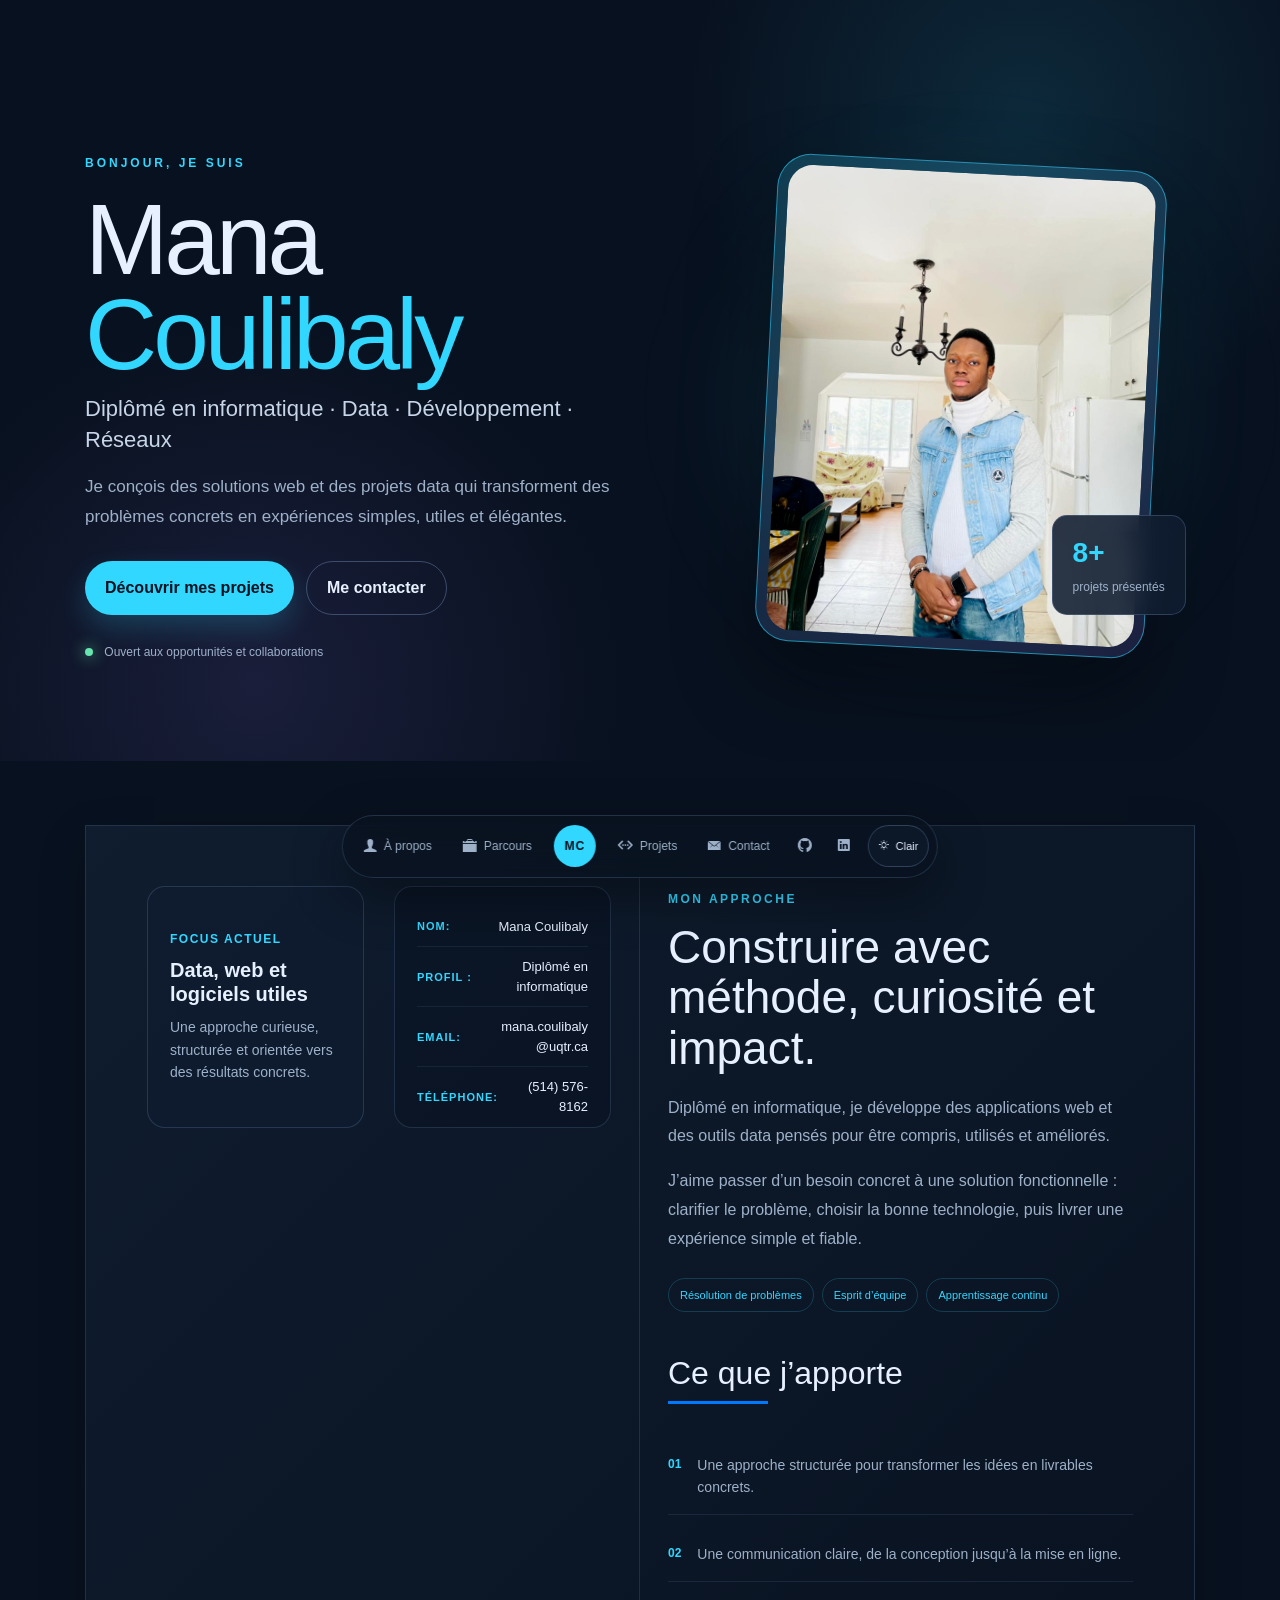
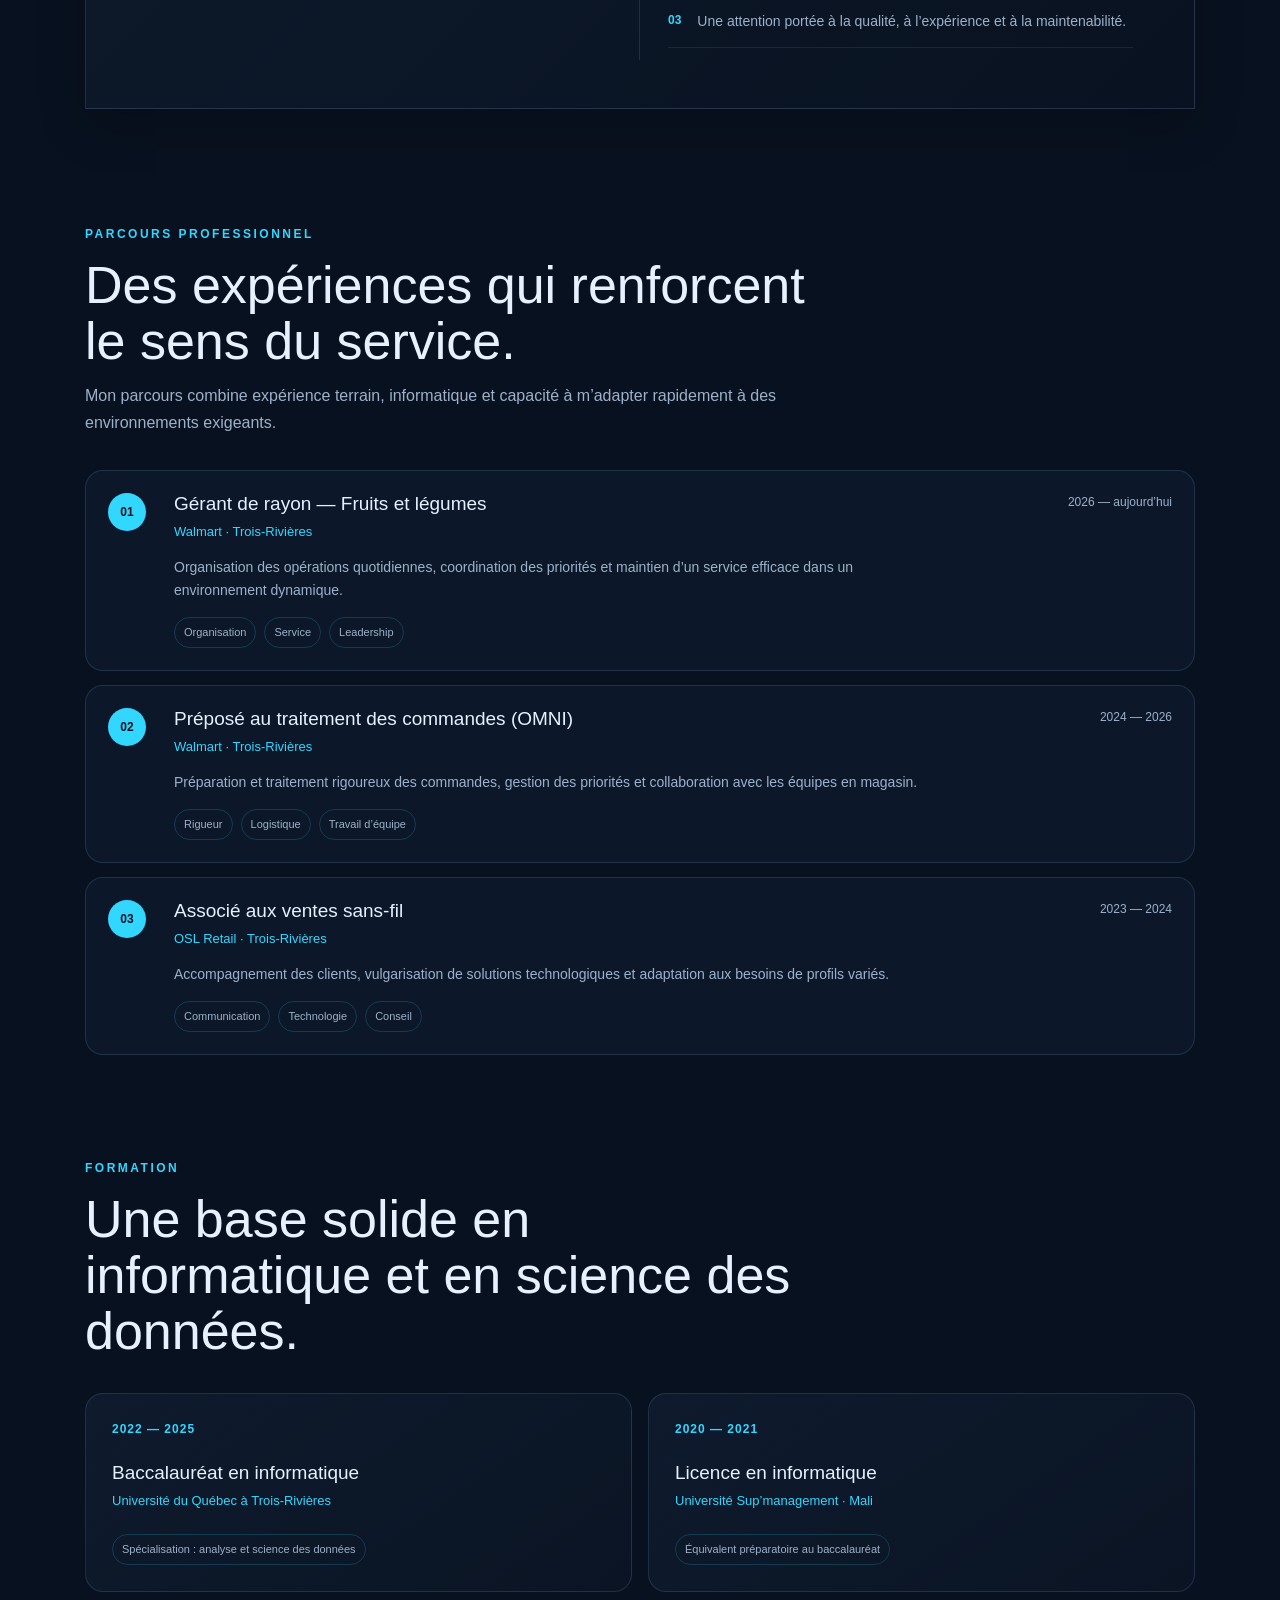
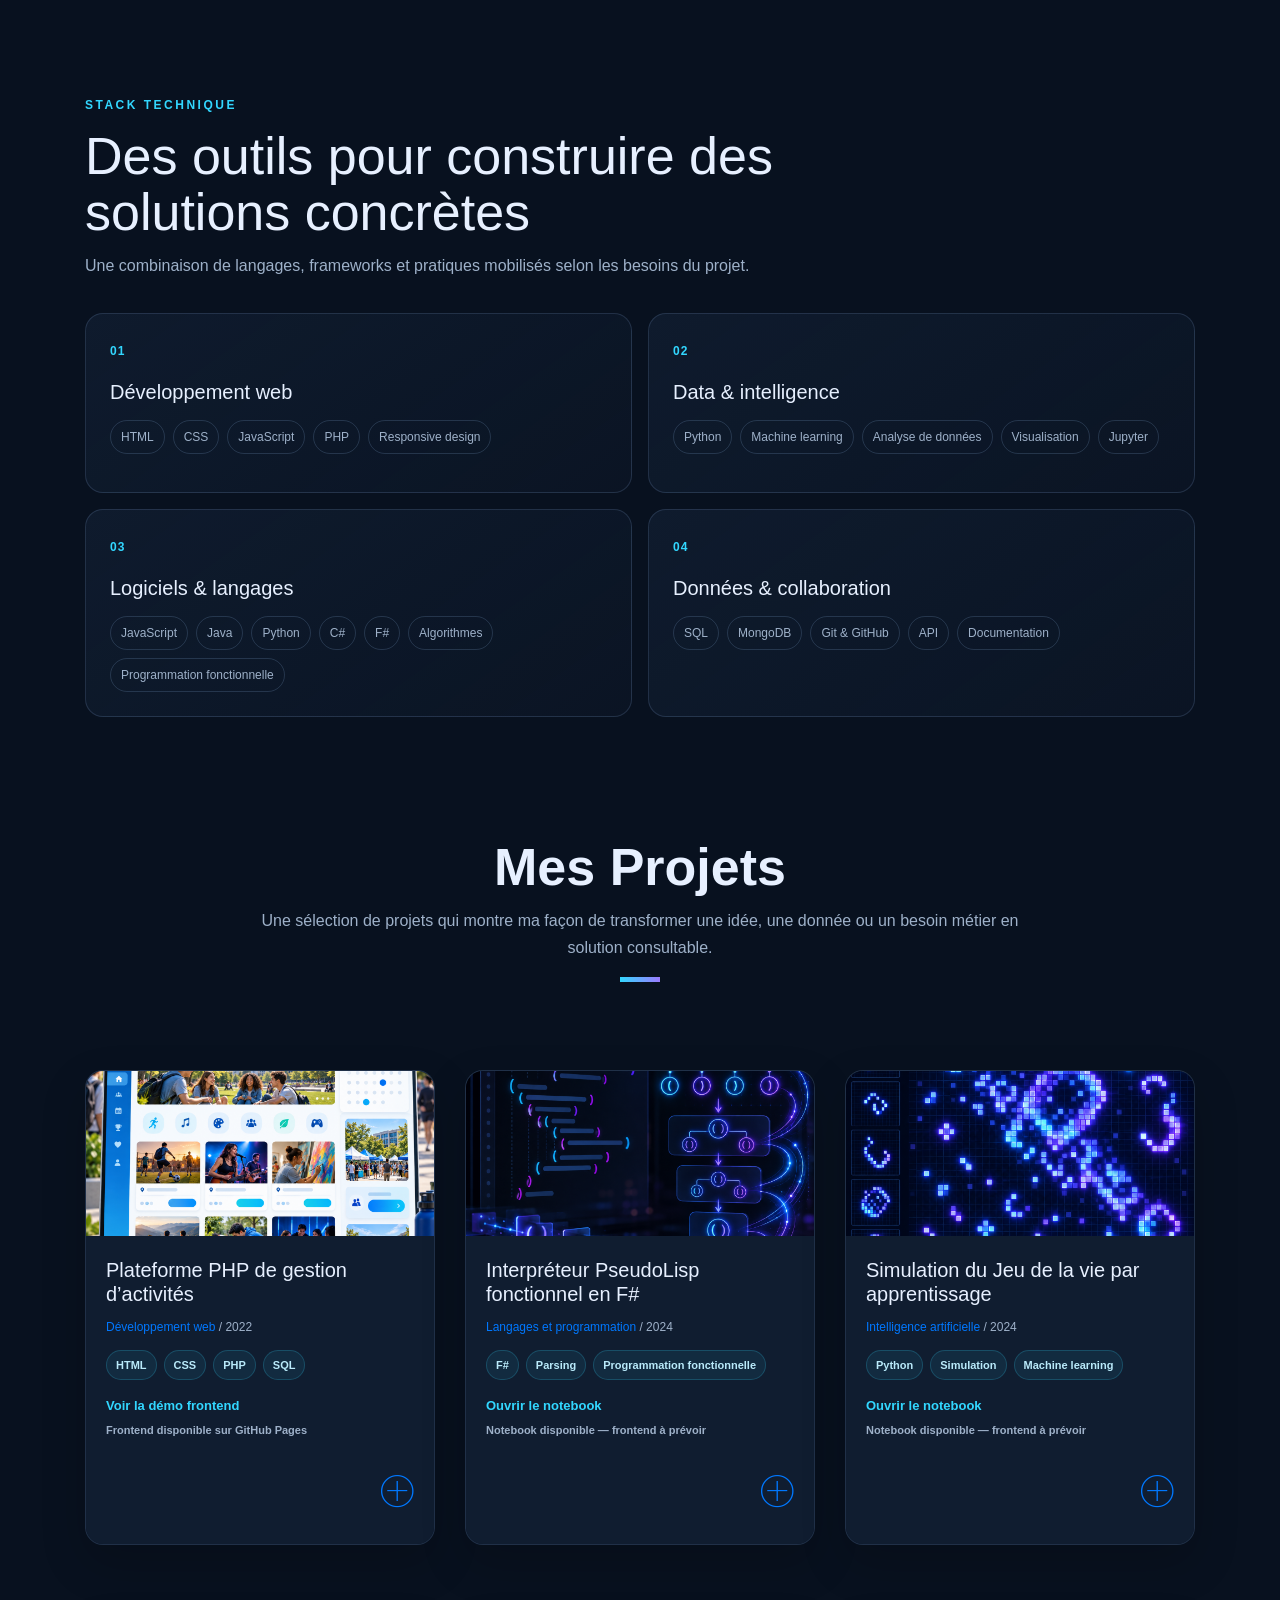
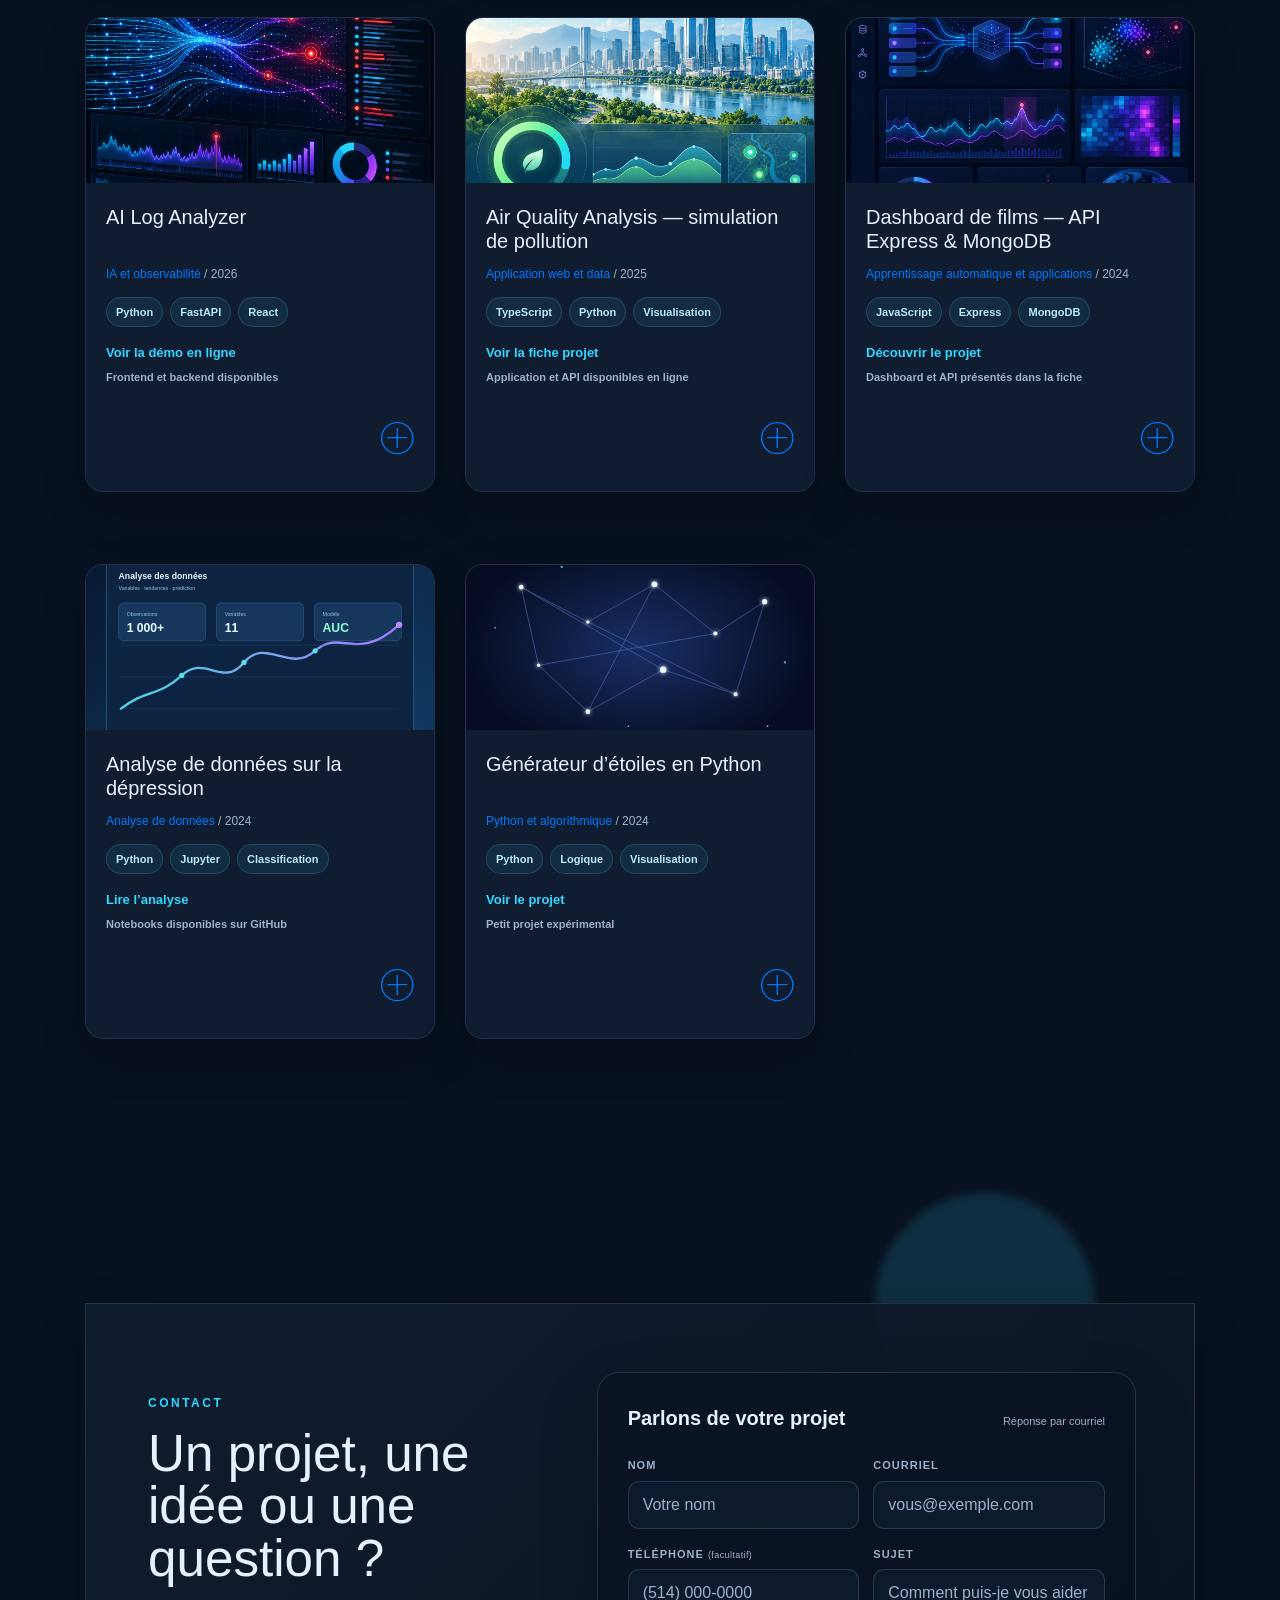
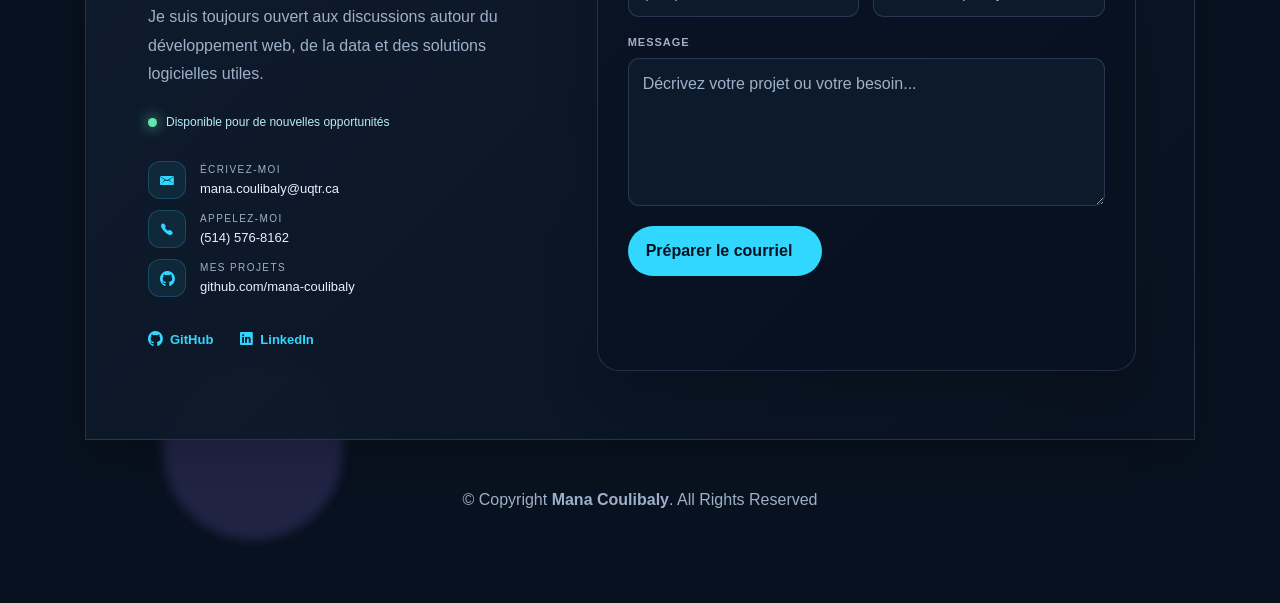
<file: index.html>
<!DOCTYPE html>
<html lang="fr">
<head>
  <meta charset="utf-8">
<!--   <meta http-equiv="refresh" content="0; url=/portfolio/"> -->
  <title>Mana | Portfolio</title>
  <meta content="width=device-width, initial-scale=1.0" name="viewport">
  <meta content="Mana Coulibaly, développeur, informatique, Python, JavaScript, data science, réseaux" name="keywords">
  <meta content="Portfolio de Mana Coulibaly, diplômé en informatique spécialisé en développement logiciel, data et réseaux." name="description">

  <!-- Favicons -->
  <link href="img/MC-favicon.jpg" rel="icon">
  <link href="img/MC-favicon.jpg" rel="apple-touch-icon">

  <!-- Bootstrap CSS File -->
  <link href="lib/bootstrap/css/bootstrap.min.css" rel="stylesheet">

  <!-- Libraries CSS Files -->
  <link href="lib/ionicons/css/ionicons.min.css" rel="stylesheet">

  <!-- Main Stylesheet File -->
  <link href="css/style.css" rel="stylesheet">

</head>

<body id="page-top">

  <!--/ MagicUI-inspired hero /-->
  <section id="home" class="hero-section route">
    <div class="container hero-container">
      <div class="hero-copy">
        <span class="hero-kicker">Bonjour, je suis</span>
        <h1>Mana <span>Coulibaly</span></h1>
        <p class="hero-role">Diplômé en informatique · Data · Développement · Réseaux</p>
        <p class="hero-summary">Je conçois des solutions web et des projets data qui transforment des problèmes concrets en expériences simples, utiles et élégantes.</p>
        <div class="hero-actions">
          <a class="hero-button primary js-scroll" href="#work">Découvrir mes projets</a>
          <a class="hero-button secondary js-scroll" href="#contact">Me contacter</a>
        </div>
        <div class="hero-meta"><span class="hero-status-dot"></span> Ouvert aux opportunités et collaborations</div>
      </div>
      <div class="hero-visual" aria-label="Portrait de Mana Coulibaly">
        <div class="hero-glow"></div>
        <div class="hero-photo-frame">
          <img src="img/Mana.jpg" alt="Portrait de Mana Coulibaly">
        </div>
        <div class="hero-floating-card"><strong>8+</strong><span>projets présentés</span></div>
      </div>
    </div>
  </section>
  <!--/ MagicUI-inspired hero end /-->

  <section id="about" class="about-mf sect-pt4 route">
    <div class="container">
      <div class="row">
        <div class="col-sm-12">
          <div class="box-shadow-full">
            <div class="row">
              <div class="col-md-6">
                <div class="row">
                  <div class="col-sm-6 col-md-6">
                    <div class="about-highlight">
                      <span>Focus actuel</span>
                      <strong>Data, web et logiciels utiles</strong>
                      <p>Une approche curieuse, structurée et orientée vers des résultats concrets.</p>
                    </div>
                  </div>
                  <div class="col-sm-6 col-md-6">
                    <div class="about-info">
                      <p><span class="title-s">Nom: </span> <span>Mana Coulibaly</span></p>
                      <p class="profile-current"><span class="title-s">Profil : </span> <span>Diplômé en informatique</span></p>
                      <p><span class="title-s">Email: </span> <span>mana.coulibaly@uqtr.ca</span></p>
                      <p><span class="title-s">Téléphone: </span> <span>(514) 576-8162</span></p>
                    </div>
                  </div>
                </div>
              </div>
              <div class="col-md-6">
                <div class="about-summary-modern">
                  <span class="section-eyebrow">Mon approche</span>
                  <h2>Construire avec méthode, curiosité et impact.</h2>
                  <p>Diplômé en informatique, je développe des applications web et des outils data pensés pour être compris, utilisés et améliorés.</p>
                  <p>J’aime passer d’un besoin concret à une solution fonctionnelle : clarifier le problème, choisir la bonne technologie, puis livrer une expérience simple et fiable.</p>
                  <div class="about-values"><span>Résolution de problèmes</span><span>Esprit d’équipe</span><span>Apprentissage continu</span></div>
                </div>
                <div class="about-strengths">
                  <div class="title-box-2"><h5 class="title-left">Ce que j’apporte</h5></div>
                  <div class="strength-list"><div><strong>01</strong><span>Une approche structurée pour transformer les idées en livrables concrets.</span></div><div><strong>02</strong><span>Une communication claire, de la conception jusqu’à la mise en ligne.</span></div><div><strong>03</strong><span>Une attention portée à la qualité, à l’expérience et à la maintenabilité.</span></div></div>
                </div>
              </div>
            </div>
          </div>
        </div>
      </div>
    </div>
  </section>

  <section id="experience" class="journey-section sect-pt4 route">
    <div class="container">
      <div class="section-heading"><span class="section-eyebrow">Parcours professionnel</span><h2>Des expériences qui renforcent le sens du service.</h2><p>Mon parcours combine expérience terrain, informatique et capacité à m’adapter rapidement à des environnements exigeants.</p></div>
      <div class="journey-list">
        <article class="journey-item"><div class="journey-marker">01</div><div class="journey-main"><div class="journey-top"><div><h3>Gérant de rayon — Fruits et légumes</h3><p>Walmart · Trois-Rivières</p></div><time>2026 — aujourd’hui</time></div><p>Organisation des opérations quotidiennes, coordination des priorités et maintien d’un service efficace dans un environnement dynamique.</p><div class="journey-tags"><span>Organisation</span><span>Service</span><span>Leadership</span></div></div></article>
        <article class="journey-item"><div class="journey-marker">02</div><div class="journey-main"><div class="journey-top"><div><h3>Préposé au traitement des commandes (OMNI)</h3><p>Walmart · Trois-Rivières</p></div><time>2024 — 2026</time></div><p>Préparation et traitement rigoureux des commandes, gestion des priorités et collaboration avec les équipes en magasin.</p><div class="journey-tags"><span>Rigueur</span><span>Logistique</span><span>Travail d’équipe</span></div></div></article>
        <article class="journey-item"><div class="journey-marker">03</div><div class="journey-main"><div class="journey-top"><div><h3>Associé aux ventes sans-fil</h3><p>OSL Retail · Trois-Rivières</p></div><time>2023 — 2024</time></div><p>Accompagnement des clients, vulgarisation de solutions technologiques et adaptation aux besoins de profils variés.</p><div class="journey-tags"><span>Communication</span><span>Technologie</span><span>Conseil</span></div></div></article>
      </div>
    </div>
  </section>

  <section id="education" class="journey-section education-section sect-pt4 route">
    <div class="container">
      <div class="section-heading"><span class="section-eyebrow">Formation</span><h2>Une base solide en informatique et en science des données.</h2></div>
      <div class="education-grid">
        <article class="education-card"><span class="education-year">2022 — 2025</span><h3>Baccalauréat en informatique</h3><p>Université du Québec à Trois-Rivières</p><span class="education-note">Spécialisation : analyse et science des données</span></article>
        <article class="education-card"><span class="education-year">2020 — 2021</span><h3>Licence en informatique</h3><p>Université Sup’management · Mali</p><span class="education-note">Équivalent préparatoire au baccalauréat</span></article>
      </div>
    </div>
  </section>

  <section id="skills" class="skills-section sect-pt4 route">
    <div class="container">
      <div class="section-heading">
        <span class="section-eyebrow">Stack technique</span>
        <h2>Des outils pour construire des solutions concrètes</h2>
        <p>Une combinaison de langages, frameworks et pratiques mobilisés selon les besoins du projet.</p>
      </div>
      <div class="skills-grid">
        <div class="skill-group"><span class="skill-index">01</span><h3>Développement web</h3><div class="skill-pills"><span>HTML</span><span>CSS</span><span>JavaScript</span><span>PHP</span><span>Responsive design</span></div></div>
        <div class="skill-group"><span class="skill-index">02</span><h3>Data & intelligence</h3><div class="skill-pills"><span>Python</span><span>Machine learning</span><span>Analyse de données</span><span>Visualisation</span><span>Jupyter</span></div></div>
        <div class="skill-group"><span class="skill-index">03</span><h3>Logiciels & langages</h3><div class="skill-pills"><span>JavaScript</span><span>Java</span><span>Python</span><span>C#</span><span>F#</span><span>Algorithmes</span><span>Programmation fonctionnelle</span></div></div>
        <div class="skill-group"><span class="skill-index">04</span><h3>Données & collaboration</h3><div class="skill-pills"><span>SQL</span><span>MongoDB</span><span>Git & GitHub</span><span>API</span><span>Documentation</span></div></div>
      </div>
    </div>
  </section>

  <!--/ Section Portfolio Star /-->
  <section id="work" class="portfolio-mf sect-pt4 route">
    <div class="container">
      <div class="row">
        <div class="col-sm-12">
          <div class="title-box text-center">
            <h3 class="title-a">
              Mes Projets
            </h3>
            <p class="subtitle-a">
              Une sélection de projets qui montre ma façon de transformer une idée, une donnée ou un besoin métier en solution consultable.
            </p>
            <div class="line-mf"></div>
          </div>
        </div>
      </div>
      <div class="row">
        <div class="col-md-4">
          <div class="work-box">
            <a href="https://mana-coulibaly.github.io/TP3-Base-de-Donn-e---HTML-PHP/" target="_blank" rel="noopener noreferrer">
              <div class="work-img">
                <img src="img/project-web.png" alt="Aperçu du site web du projet de programmation web" class="img-fluid">
              </div>
              <div class="work-content">
                <div class="row">
                  <div class="col-sm-8">
                    <h2 class="w-title">Plateforme PHP de gestion d’activités</h2>
                    <div class="w-more">
                      <span class="w-ctegory">Développement web</span> / <span class="w-date">2022</span>
                    </div>
                    <div class="project-tags" aria-label="Technologies utilisées"><span>HTML</span><span>CSS</span><span>PHP</span><span>SQL</span></div>
                    <p class="project-link-label">Voir la démo frontend <span aria-hidden="true"></span></p>
                    <p class="project-status status-live">Frontend disponible sur GitHub Pages</p>
                  </div>
                  <div class="col-sm-4">
                    <div class="w-like">
                      <span class="ion-ios-plus-outline"></span>
                    </div>
                  </div>
                </div>
              </div>
            </a>
          </div>
        </div>
        <div class="col-md-4">
          <div class="work-box">
              <a href="https://github.com/mana-coulibaly/Interpreteur-PseudoLisp/blob/main/Version_finale.ipynb" target="_blank" rel="noopener noreferrer">
                <div class="work-img">
                  <img src="img/project-interpreter.png" alt="Aperçu de l’interpréteur PseudoLisp en F#" class="img-fluid">
                </div>
                <div class="work-content">
                  <div class="row">
                    <div class="col-sm-8">
                      <h2 class="w-title">Interpréteur PseudoLisp fonctionnel en F#</h2>
                      <div class="w-more">
                        <span class="w-ctegory">Langages et programmation</span> / <span class="w-date">2024</span>
                      </div>
                      <div class="project-tags" aria-label="Technologies utilisées"><span>F#</span><span>Parsing</span><span>Programmation fonctionnelle</span></div>
                      <p class="project-link-label">Ouvrir le notebook <span aria-hidden="true"></span></p>
                      <p class="project-status status-planned">Notebook disponible — frontend à prévoir</p>
                    </div>
                    <div class="col-sm-4">
                      <div class="w-like">
                        <span class="ion-ios-plus-outline"></span>
                      </div>
                    </div>
                  </div>
                </div>
            </a>
          </div>
        </div>
        <div class="col-md-4">
          <div class="work-box">
              <a href="https://github.com/mana-coulibaly/Jeu-de-la-vie/blob/main/Travail%201%20-%20Neural_game_of_life_trou%C3%A9.ipynb" target="_blank" rel="noopener noreferrer">
                <div class="work-img">
                  <img src="img/project-game-of-life.png" alt="Aperçu du projet Jeu de la vie et algorithmes génétiques" class="img-fluid">
                </div>
                <div class="work-content">
                  <div class="row">
                    <div class="col-sm-8">
                      <h2 class="w-title">Simulation du Jeu de la vie par apprentissage</h2>
                      <div class="w-more">
                        <span class="w-ctegory">Intelligence artificielle</span> / <span class="w-date">2024</span>
                      </div>
                      <div class="project-tags" aria-label="Technologies utilisées"><span>Python</span><span>Simulation</span><span>Machine learning</span></div>
                      <p class="project-link-label">Ouvrir le notebook <span aria-hidden="true"></span></p>
                      <p class="project-status status-planned">Notebook disponible — frontend à prévoir</p>
                    </div>
                    <div class="col-sm-4">
                      <div class="w-like">
                        <span class="ion-ios-plus-outline"></span>
                      </div>
                    </div>
                  </div>
                </div>
            </a>
          </div>
        </div>
        <div class="col-md-4">
          <div class="work-box">
            <a href="projects/ai-log-analyzer.html">
              <div class="work-img"><img src="img/project-ai-log.png" alt="Aperçu du tableau de bord AI Log Analyzer" class="img-fluid"></div>
              <div class="work-content"><div class="row"><div class="col-sm-8">
                <h2 class="w-title">AI Log Analyzer</h2>
                <div class="w-more"><span class="w-ctegory">IA et observabilité</span> / <span class="w-date">2026</span></div>
                <div class="project-tags" aria-label="Technologies utilisées"><span>Python</span><span>FastAPI</span><span>React</span></div>
                <p class="project-link-label">Voir la démo en ligne <span aria-hidden="true"></span></p>
                <p class="project-status status-live">Frontend et backend disponibles</p>
              </div><div class="col-sm-4"><div class="w-like"><span class="ion-ios-plus-outline"></span></div></div></div></div>
            </a>
          </div>
        </div>
        <div class="col-md-4">
          <div class="work-box">
            <a href="projects/airquality.html">
              <div class="work-img"><img src="img/project-air-quality.png" alt="Aperçu du tableau de bord qualité de l’air" class="img-fluid"></div>
              <div class="work-content"><div class="row"><div class="col-sm-8">
                <h2 class="w-title">Air Quality Analysis — simulation de pollution</h2>
                <div class="w-more"><span class="w-ctegory">Application web et data</span> / <span class="w-date">2025</span></div>
                <div class="project-tags" aria-label="Technologies utilisées"><span>TypeScript</span><span>Python</span><span>Visualisation</span></div>
                <p class="project-link-label">Voir la fiche projet <span aria-hidden="true"></span></p>
                <p class="project-status status-live">Application et API disponibles en ligne</p>
              </div><div class="col-sm-4"><div class="w-like"><span class="ion-ios-plus-outline"></span></div></div></div></div>
            </a>
          </div>
        </div>
        <div class="col-md-4">
          <div class="work-box">
            <a href="projects/projet-final-sdd1003.html">
              <div class="work-img"><img src="img/project-sdd1003.png" alt="Aperçu du dashboard du projet final SDD1003" class="img-fluid"></div>
              <div class="work-content"><div class="row"><div class="col-sm-8">
                <h2 class="w-title">Dashboard de films — API Express &amp; MongoDB</h2>
                <div class="w-more"><span class="w-ctegory">Apprentissage automatique et applications</span> / <span class="w-date">2024</span></div>
                <div class="project-tags" aria-label="Technologies utilisées"><span>JavaScript</span><span>Express</span><span>MongoDB</span></div>
                <p class="project-link-label">Découvrir le projet <span aria-hidden="true"></span></p>
                <p class="project-status status-planned">Dashboard et API présentés dans la fiche</p>
              </div><div class="col-sm-4"><div class="w-like"><span class="ion-ios-plus-outline"></span></div></div></div></div>
            </a>
          </div>
        </div>
        <div class="col-md-4">
          <div class="work-box">
            <a href="projects/depression-data-analysis.html">
              <div class="work-img"><img src="img/project-depression.svg" alt="Illustration d’une analyse de données médicales" class="img-fluid"></div>
              <div class="work-content"><div class="row"><div class="col-sm-8">
                <h2 class="w-title">Analyse de données sur la dépression</h2>
                <div class="w-more"><span class="w-ctegory">Analyse de données</span> / <span class="w-date">2024</span></div>
                <div class="project-tags" aria-label="Technologies utilisées"><span>Python</span><span>Jupyter</span><span>Classification</span></div>
                <p class="project-link-label">Lire l’analyse <span aria-hidden="true"></span></p>
                <p class="project-status status-planned">Notebooks disponibles sur GitHub</p>
              </div><div class="col-sm-4"><div class="w-like"><span class="ion-ios-plus-outline"></span></div></div></div></div>
            </a>
          </div>
        </div>
        <div class="col-md-4">
          <div class="work-box">
            <a href="projects/etoiles.html">
              <div class="work-img"><img src="img/project-etoiles.svg" alt="Illustration de génération d’étoiles en Python" class="img-fluid"></div>
              <div class="work-content"><div class="row"><div class="col-sm-8">
                <h2 class="w-title">Générateur d’étoiles en Python</h2>
                <div class="w-more"><span class="w-ctegory">Python et algorithmique</span> / <span class="w-date">2024</span></div>
                <div class="project-tags" aria-label="Technologies utilisées"><span>Python</span><span>Logique</span><span>Visualisation</span></div>
                <p class="project-link-label">Voir le projet <span aria-hidden="true"></span></p>
                <p class="project-status status-planned">Petit projet expérimental</p>
              </div><div class="col-sm-4"><div class="w-like"><span class="ion-ios-plus-outline"></span></div></div></div></div>
            </a>
          </div>
        </div>
      </div>
    </div>
  </section>
  <!--/ Section Portfolio End /-->

  <!--/ Section Contact-Footer Star /-->
  <section class="paralax-mf footer-paralax bg-image sect-mt4 route" style="background-image: url(img/overlay-bg.jpg)">
    <div class="overlay-mf"></div>
    <div class="container">
      <div class="row">
        <div class="col-sm-12">
          <div class="contact-mf">
            <div id="contact" class="box-shadow-full">
              <div class="contact-modern">
                <div class="contact-intro">
                  <span class="section-eyebrow">Contact</span>
                  <h2>Un projet, une idée ou une question ?</h2>
                  <p>Je suis toujours ouvert aux discussions autour du développement web, de la data et des solutions logicielles utiles.</p>
                  <div class="contact-availability"><span></span> Disponible pour de nouvelles opportunités</div>
                  <div class="contact-links">
                    <a href="mailto:mana.coulibaly@uqtr.ca"><i class="ion-email"></i><span><small>Écrivez-moi</small>mana.coulibaly@uqtr.ca</span></a>
                    <a href="tel:+15145768162"><i class="ion-ios-telephone"></i><span><small>Appelez-moi</small>(514) 576-8162</span></a>
                    <a href="https://github.com/mana-coulibaly" target="_blank" rel="noopener"><i class="ion-social-github"></i><span><small>Mes projets</small>github.com/mana-coulibaly</span></a>
                  </div>
                  <div class="contact-socials">
                    <a href="https://github.com/mana-coulibaly" target="_blank" rel="noopener"><i class="ion-social-github" aria-hidden="true"></i><span>GitHub</span><b aria-hidden="true"></b></a>
                    <a href="https://www.linkedin.com/in/mana-coulibaly-021413213" target="_blank" rel="noopener"><i class="ion-social-linkedin" aria-hidden="true"></i><span>LinkedIn</span><b aria-hidden="true"></b></a>
                  </div>
                </div>
                <div class="contact-form-card">
                  <div class="contact-form-heading"><span>Parlons de votre projet</span><small>Réponse par courriel</small></div>
                  <form action="mailto:mana.coulibaly@uqtr.ca" method="post" enctype="text/plain" role="form" class="contactForm">
                    <div id="sendmessage">Votre client de messagerie va s’ouvrir avec le message préparé.</div>
                    <div id="errormessage"></div>
                    <div class="contact-form-grid">
                      <div class="form-group"><label for="contact-name">Nom</label><input type="text" name="name" class="form-control" id="contact-name" placeholder="Votre nom" data-rule="minlen:4" data-msg="Veuillez saisir au moins 4 caractères"><div class="validation"></div></div>
                      <div class="form-group"><label for="contact-email">Courriel</label><input type="email" name="email" class="form-control" id="contact-email" placeholder="vous@exemple.com" data-rule="email" data-msg="Veuillez saisir une adresse courriel valide"><div class="validation"></div></div>
                      <div class="form-group"><label for="contact-phone">Téléphone <span class="field-optional">(facultatif)</span></label><input type="tel" name="phone" class="form-control" id="contact-phone" placeholder="(514) 000-0000"><div class="validation"></div></div>
                      <div class="form-group"><label for="contact-subject">Sujet</label><input type="text" name="subject" class="form-control" id="contact-subject" placeholder="Comment puis-je vous aider ?" data-rule="minlen:4" data-msg="Veuillez saisir un sujet d’au moins 4 caractères"><div class="validation"></div></div>
                      <div class="form-group contact-field-wide"><label for="contact-message">Message</label><textarea name="message" class="form-control" id="contact-message" rows="5" placeholder="Décrivez votre projet ou votre besoin..." data-rule="required" data-msg="Veuillez écrire un message"></textarea><div class="validation"></div></div>
                    </div>
                    <button type="submit" class="contact-submit">Préparer le courriel <span></span></button>
                  </form>
                </div>
              </div>
            </div>
          </div>
        </div>
      </div>
    </div>
    <footer>
      <div class="container">
        <div class="row">
          <div class="col-sm-12">
            <div class="copyright-box">
              <p class="copyright">&copy; Copyright <strong>Mana Coulibaly</strong>. All Rights Reserved</p>
            </div>
          </div>
        </div>
      </div>
    </footer>
  </section>
  <!--/ Section Contact-footer End /-->

  <nav class="bottom-nav" aria-label="Navigation principale">
    <a href="#about" class="bottom-nav-link"><i class="ion-person"></i><span>À propos</span></a>
    <a href="#experience" class="bottom-nav-link"><i class="ion-ios-briefcase"></i><span>Parcours</span></a>
    <a href="#home" class="bottom-nav-home" aria-label="Retour à l'accueil"><span>MC</span></a>
    <a href="#work" class="bottom-nav-link"><i class="ion-code-working"></i><span>Projets</span></a>
    <a href="#contact" class="bottom-nav-link"><i class="ion-ios-email"></i><span>Contact</span></a>
    <a href="https://github.com/mana-coulibaly" class="bottom-nav-social" target="_blank" rel="noopener" aria-label="GitHub"><i class="ion-social-github"></i></a>
    <a href="https://www.linkedin.com/in/mana-coulibaly-021413213" class="bottom-nav-social" target="_blank" rel="noopener" aria-label="LinkedIn"><i class="ion-social-linkedin"></i></a>
    <button class="theme-toggle bottom-theme-toggle" id="theme-toggle" type="button" aria-label="Activer le thème clair"><i class="ion-ios-sunny-outline"></i><span>Clair</span></button>
  </nav>
  <script src="lib/jquery/jquery.min.js"></script>
  <script src="contactform/contactform.js"></script>
  <script src="js/portfolio.js"></script>


</body>
</html>
</file>
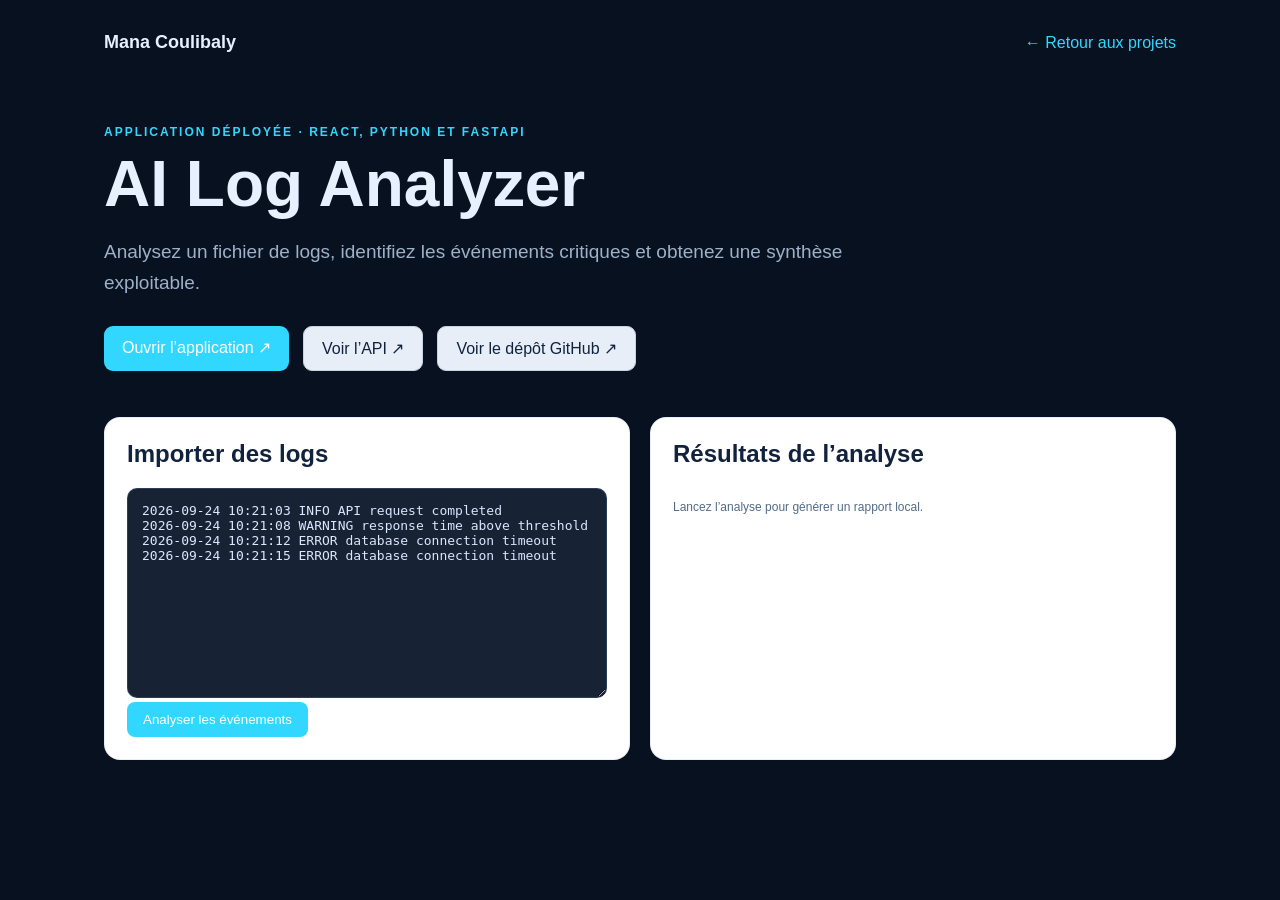
<file: projects/ai-log-analyzer.html>
<!doctype html>
<html lang="fr">
<head>
  <meta charset="utf-8">
  <meta name="viewport" content="width=device-width,initial-scale=1">
  <title>AI Log Analyzer | Mana Coulibaly</title>
  <link rel="stylesheet" href="project.css">
  <style>
    .log-layout { display: grid; grid-template-columns: 1fr 1fr; gap: 20px; }
    .log-box { padding: 22px; border: 1px solid var(--line); border-radius: 16px; background: #fff; }
    .log-input { width: 100%; min-height: 210px; padding: 14px; border: 1px solid var(--line); border-radius: 10px; color: #d9e7ff; background: #172235; font: 13px Consolas, monospace; resize: vertical; }
    .log-result { display: flex; flex-direction: column; gap: 10px; }
    .log-alert { padding: 13px; border-left: 4px solid #f0ad4e; border-radius: 8px; background: #fff8e8; }
    .log-alert.critical { border-color: #e05252; background: #fff0f0; }
    .log-alert strong { display: block; margin-bottom: 4px; }
    .log-meta { font-size: 12px; }
    @media (max-width: 700px) { .log-layout { grid-template-columns: 1fr; } }
  </style>
</head>
<body>
  <main class="project-shell">
    <nav class="project-nav"><strong>Mana Coulibaly</strong><a href="../index.html#work">← Retour aux projets</a></nav>
    <header class="project-hero">
      <p class="eyebrow">Application déployée · React, Python et FastAPI</p>
      <h1>AI Log Analyzer</h1>
      <p class="lead">Analysez un fichier de logs, identifiez les événements critiques et obtenez une synthèse exploitable.</p>
      <div class="project-actions">
        <a class="button" href="https://mana-coulibaly.github.io/AI-Log-Analyzer/" target="_blank" rel="noopener noreferrer">Ouvrir l’application ↗</a>
        <a class="button alt" href="https://ai-log-analyzer-self.vercel.app/docs" target="_blank" rel="noopener noreferrer">Voir l’API ↗</a>
        <a class="button alt" href="https://github.com/mana-coulibaly/AI-Log-Analyzer" target="_blank" rel="noopener noreferrer">Voir le dépôt GitHub ↗</a>
      </div>
    </header>
    <section class="log-layout">
      <div class="log-box">
        <h2>Importer des logs</h2>
        <textarea class="log-input" id="logs">2026-09-24 10:21:03 INFO API request completed
2026-09-24 10:21:08 WARNING response time above threshold
2026-09-24 10:21:12 ERROR database connection timeout
2026-09-24 10:21:15 ERROR database connection timeout</textarea>
        <button id="analyze">Analyser les événements</button>
      </div>
      <div class="log-box">
        <h2>Résultats de l’analyse</h2>
        <div class="log-result" id="results"><p class="log-meta">Lancez l’analyse pour générer un rapport local.</p></div>
      </div>
    </section>
  </main>
  <script>
    const input = document.querySelector('#logs');
    const results = document.querySelector('#results');
    document.querySelector('#analyze').onclick = () => {
      const lines = input.value.split('\n').filter(Boolean);
      const errors = lines.filter(line => /ERROR/i.test(line)).length;
      const warnings = lines.filter(line => /WARNING/i.test(line)).length;
      results.innerHTML = '<div class="log-alert critical"><strong>' + errors + ' erreur(s) critique(s)</strong><span>Le motif database connection timeout apparaît plusieurs fois.</span></div><div class="log-alert"><strong>' + warnings + ' avertissement(s)</strong><span>Le temps de réponse dépasse le seuil configuré.</span></div><p class="log-meta">' + lines.length + ' événements normalisés · rapport généré localement</p>';
    };
  </script>
</body>
</html>
</file>
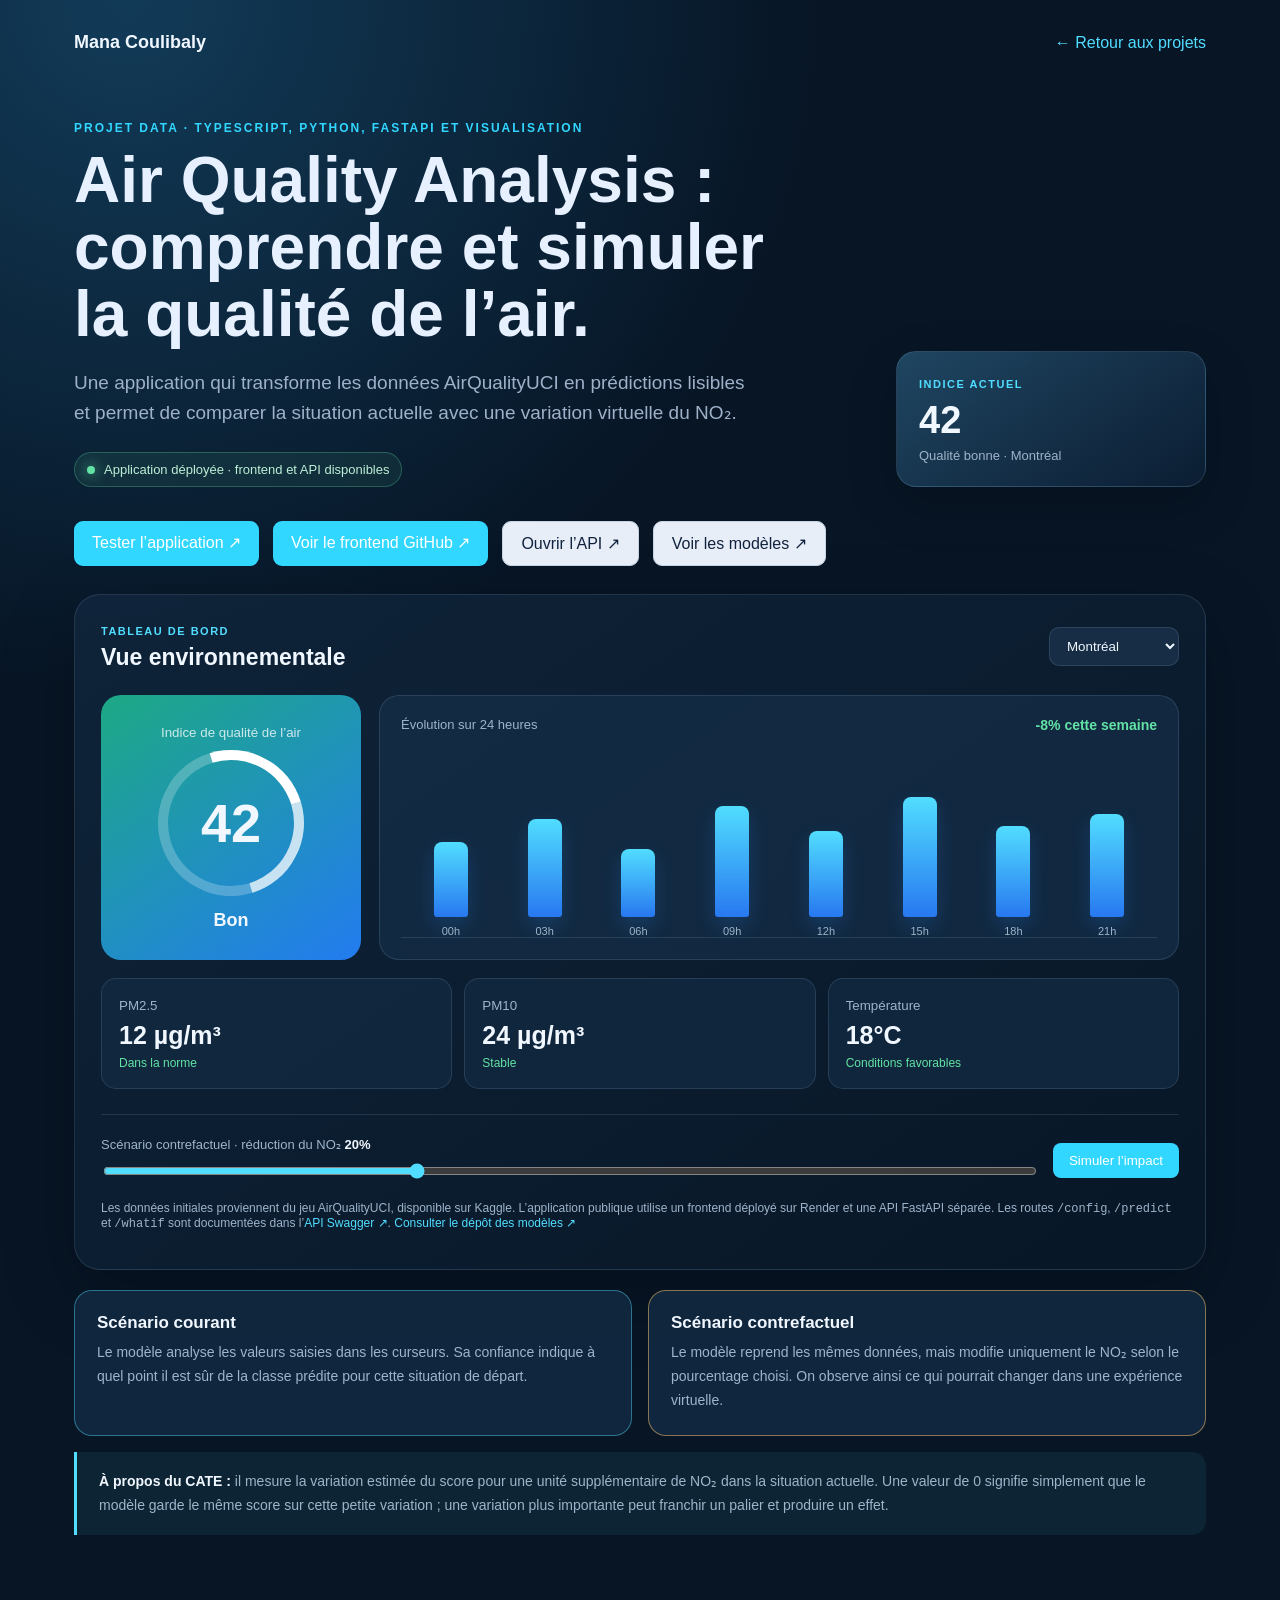
<file: projects/airquality.html>
<!doctype html>
<html lang="fr">
<head>
  <meta charset="utf-8">
  <meta name="viewport" content="width=device-width,initial-scale=1">
  <title>Air Quality Analysis · Application web | Mana Coulibaly</title>
  <link rel="stylesheet" href="project.css">
  <style>
    :root { --aq-bg: #071525; --aq-panel: #102238; --aq-panel-2: #162d45; --aq-text: #f1f7ff; --aq-muted: #9eb4ca; --aq-line: rgba(174, 211, 240, .14); --aq-cyan: #51ddff; --aq-green: #62e3a5; --aq-orange: #ffc56b; }
    body { background: radial-gradient(circle at 10% 0%, #123b58 0, transparent 35%), var(--aq-bg); }
    .project-shell { max-width: 1180px; }
    .project-nav { margin-bottom: 56px; }
    .project-nav strong { color: var(--aq-text); }
    .project-nav a { color: var(--aq-cyan); }
    .air-hero { display: grid; grid-template-columns: minmax(0, 1fr) 310px; gap: 28px; align-items: end; margin-bottom: 34px; }
    .air-hero h1 { max-width: 760px; margin-bottom: 18px; }
    .air-hero .lead { max-width: 690px; }
    .availability { display: flex; gap: 9px; align-items: center; width: fit-content; margin-top: 24px; padding: 9px 12px; border: 1px solid rgba(98, 227, 165, .28); border-radius: 999px; color: #bcefd5; background: rgba(98, 227, 165, .08); font-size: 13px; }
    .availability i { width: 8px; height: 8px; border-radius: 50%; background: var(--aq-green); box-shadow: 0 0 14px var(--aq-green); }
    .hero-stat { padding: 22px; border: 1px solid var(--aq-line); border-radius: 20px; background: linear-gradient(145deg, rgba(35, 75, 105, .9), rgba(12, 31, 51, .92)); box-shadow: 0 18px 50px rgba(0,0,0,.2); }
    .hero-stat small, .section-kicker { color: var(--aq-cyan); letter-spacing: 1.5px; text-transform: uppercase; font-size: 11px; font-weight: 700; }
    .hero-stat strong { display: block; margin: 7px 0 4px; color: var(--aq-text); font-size: 38px; }
    .hero-stat span { color: var(--aq-muted); font-size: 13px; }
    .air-actions { margin: 0 0 28px; }
    .air-dashboard { padding: 26px; border: 1px solid var(--aq-line); border-radius: 26px; background: linear-gradient(145deg, rgba(15, 36, 58, .98), rgba(8, 23, 39, .98)); box-shadow: 0 24px 70px rgba(0,0,0,.25); }
    .dashboard-head { display: flex; justify-content: space-between; align-items: center; gap: 16px; margin-bottom: 24px; }
    .dashboard-head h2 { margin: 5px 0 0; color: var(--aq-text); font-size: 23px; }
    .city-select { padding: 10px 13px; border: 1px solid var(--aq-line); border-radius: 10px; color: var(--aq-text); background: var(--aq-panel-2); }
    .air-overview { display: grid; grid-template-columns: 260px minmax(0, 1fr); gap: 18px; }
    .aqi-card { display: flex; min-height: 260px; flex-direction: column; justify-content: center; align-items: center; padding: 24px; border-radius: 20px; color: var(--aq-text); background: linear-gradient(145deg, #1da984, #237cf0); text-align: center; }
    .aqi-ring { display: grid; width: 146px; height: 146px; place-items: center; margin: 10px 0 14px; border: 10px solid rgba(255,255,255,.23); border-top-color: #fff; border-right-color: rgba(255,255,255,.75); border-radius: 50%; transform: rotate(28deg); }
    .aqi-ring strong { font-size: 54px; transform: rotate(-28deg); }
    .aqi-card small { color: rgba(255,255,255,.78); }
    .aqi-card span { font-size: 18px; font-weight: 700; }
    .trend-card { padding: 21px; border: 1px solid var(--aq-line); border-radius: 20px; background: rgba(21, 47, 72, .72); }
    .trend-top { display: flex; justify-content: space-between; color: var(--aq-muted); font-size: 13px; }
    .trend-top strong { color: var(--aq-green); font-size: 14px; }
    .air-chart { display: flex; height: 205px; align-items: end; gap: 10px; padding: 25px 8px 0; border-bottom: 1px solid var(--aq-line); }
    .chart-column { display: flex; flex: 1; height: 100%; flex-direction: column; align-items: center; justify-content: end; gap: 8px; }
    .chart-bar { width: min(34px, 72%); min-height: 14px; border-radius: 8px 8px 3px 3px; background: linear-gradient(180deg, var(--aq-cyan), #2878f0); box-shadow: 0 8px 20px rgba(42, 145, 255, .2); transition: height .35s ease; }
    .chart-column span { color: var(--aq-muted); font-size: 11px; }
    .pollutants { display: grid; grid-template-columns: repeat(3, 1fr); gap: 12px; margin-top: 18px; }
    .pollutant { padding: 17px; border: 1px solid var(--aq-line); border-radius: 15px; background: rgba(18, 42, 65, .8); }
    .pollutant small { color: var(--aq-muted); }
    .pollutant strong { display: block; margin: 7px 0 3px; color: var(--aq-text); font-size: 25px; }
    .pollutant span { color: var(--aq-green); font-size: 12px; }
    .controls { display: grid; grid-template-columns: 1fr auto; gap: 18px; align-items: center; margin-top: 25px; padding-top: 22px; border-top: 1px solid var(--aq-line); }
    .controls label { display: block; margin-bottom: 9px; color: var(--aq-muted); font-size: 13px; }
    .controls input { width: 100%; accent-color: var(--aq-cyan); }
    .control-value { color: var(--aq-text); font-weight: 700; }
    .api-note { margin-top: 18px; color: var(--aq-muted); font-size: 12px; }
    .api-note a { color: var(--aq-cyan); }
    .air-explainer { display: grid; grid-template-columns: repeat(2, minmax(0, 1fr)); gap: 16px; margin-top: 20px; }
    .air-explainer article { padding: 22px; border: 1px solid var(--aq-line); border-radius: 18px; background: rgba(21, 47, 72, .72); }
    .air-explainer article.current { border-color: rgba(81, 221, 255, .42); }
    .air-explainer article.counterfactual { border-color: rgba(255, 197, 107, .5); }
    .air-explainer h3 { margin: 0 0 8px; color: var(--aq-text); font-size: 17px; }
    .air-explainer p { margin: 0; color: var(--aq-muted); font-size: 14px; line-height: 1.7; }
    .air-explainer .cate-note { grid-column: 1 / -1; padding: 18px 22px; border-left: 3px solid var(--aq-cyan); border-radius: 0 14px 14px 0; background: rgba(81, 221, 255, .07); }
    .air-explainer .cate-note strong { color: var(--aq-text); }
    @media (max-width: 760px) { .air-hero, .air-overview, .air-explainer { grid-template-columns: 1fr; } .air-explainer .cate-note { grid-column: auto; } .hero-stat { max-width: none; } .pollutants { grid-template-columns: 1fr; } .controls { grid-template-columns: 1fr; } .dashboard-head { align-items: flex-start; flex-direction: column; } }
  </style>
</head>
<body>
  <main class="project-shell">
    <nav class="project-nav"><strong>Mana Coulibaly</strong><a href="../index.html#work">← Retour aux projets</a></nav>
    <header class="air-hero">
      <div>
        <p class="eyebrow">Projet data · TypeScript, Python, FastAPI et visualisation</p>
        <h1>Air Quality Analysis : comprendre et simuler la qualité de l’air.</h1>
        <p class="lead">Une application qui transforme les données AirQualityUCI en prédictions lisibles et permet de comparer la situation actuelle avec une variation virtuelle du NO₂.</p>
        <div class="availability"><i></i> Application déployée · frontend et API disponibles</div>
      </div>
      <div class="hero-stat"><small>Indice actuel</small><strong id="heroIndex">42</strong><span>Qualité bonne · Montréal</span></div>
    </header>
    <div class="project-actions air-actions">
      <a class="button" href="https://airquality-frontend-0sb2.onrender.com/" target="_blank" rel="noopener noreferrer">Tester l’application ↗</a>
      <a class="button" href="https://github.com/mana-coulibaly/airquality-frontend" target="_blank" rel="noopener noreferrer">Voir le frontend GitHub ↗</a>
      <a class="button alt" href="https://airquality-app.onrender.com/docs" target="_blank" rel="noopener noreferrer">Ouvrir l’API ↗</a>
      <a class="button alt" href="https://github.com/mana-coulibaly/airquality-app" target="_blank" rel="noopener noreferrer">Voir les modèles ↗</a>
    </div>
    <section class="air-dashboard" aria-label="Tableau de bord de qualité de l’air">
      <div class="dashboard-head"><div><span class="section-kicker">Tableau de bord</span><h2>Vue environnementale</h2></div><select class="city-select" id="city"><option>Montréal</option><option>Trois-Rivières</option><option>Québec</option></select></div>
      <div class="air-overview">
        <article class="aqi-card"><small>Indice de qualité de l’air</small><div class="aqi-ring"><strong id="index">42</strong></div><span id="quality">Bon</span></article>
        <article class="trend-card"><div class="trend-top"><span>Évolution sur 24 heures</span><strong id="trend">-8% cette semaine</strong></div><div class="air-chart" id="chart"></div></article>
      </div>
      <div class="pollutants"><article class="pollutant"><small>PM2.5</small><strong id="pm25">12 µg/m³</strong><span>Dans la norme</span></article><article class="pollutant"><small>PM10</small><strong id="pm10">24 µg/m³</strong><span>Stable</span></article><article class="pollutant"><small>Température</small><strong id="temperature">18°C</strong><span>Conditions favorables</span></article></div>
      <div class="controls"><div><label for="scenario">Scénario contrefactuel · réduction du NO₂ <span class="control-value" id="scenarioValue">20%</span></label><input id="scenario" type="range" min="0" max="60" value="20"></div><button id="simulate">Simuler l’impact</button></div>
      <p class="api-note">Les données initiales proviennent du jeu AirQualityUCI, disponible sur Kaggle. L’application publique utilise un frontend déployé sur Render et une API FastAPI séparée. Les routes <code>/config</code>, <code>/predict</code> et <code>/whatif</code> sont documentées dans l’<a href="https://airquality-app.onrender.com/docs" target="_blank" rel="noopener noreferrer">API Swagger ↗</a>. <a href="https://github.com/mana-coulibaly/airquality-app" target="_blank" rel="noopener noreferrer">Consulter le dépôt des modèles ↗</a></p>
    </section>
    <section class="air-explainer" aria-label="Comprendre les scénarios de simulation">
      <article class="current">
        <h3>Scénario courant</h3>
        <p>Le modèle analyse les valeurs saisies dans les curseurs. Sa confiance indique à quel point il est sûr de la classe prédite pour cette situation de départ.</p>
      </article>
      <article class="counterfactual">
        <h3>Scénario contrefactuel</h3>
        <p>Le modèle reprend les mêmes données, mais modifie uniquement le NO₂ selon le pourcentage choisi. On observe ainsi ce qui pourrait changer dans une expérience virtuelle.</p>
      </article>
      <p class="cate-note"><strong>À propos du CATE :</strong> il mesure la variation estimée du score pour une unité supplémentaire de NO₂ dans la situation actuelle. Une valeur de 0 signifie simplement que le modèle garde le même score sur cette petite variation ; une variation plus importante peut franchir un palier et produire un effet.</p>
    </section>
  </main>
  <script>
    const chart = document.querySelector('#chart');
    const bars = [42, 55, 38, 62, 48, 67, 51, 58];
    function renderChart(values) { chart.innerHTML = values.map((value, index) => `<div class="chart-column"><div class="chart-bar" style="height:${value}%"></div><span>${String(index * 3).padStart(2, '0')}h</span></div>`).join(''); }
    function updateScenario() { const value = document.querySelector('#scenario').value; document.querySelector('#scenarioValue').textContent = `${value}%`; }
    document.querySelector('#scenario').addEventListener('input', updateScenario);
    document.querySelector('#simulate').addEventListener('click', () => { const reduction = Number(document.querySelector('#scenario').value); const index = Math.max(18, 42 - Math.round(reduction * .45)); document.querySelector('#index').textContent = index; document.querySelector('#heroIndex').textContent = index; document.querySelector('#quality').textContent = index < 35 ? 'Très bon' : 'Bon'; document.querySelector('#trend').textContent = `-${Math.max(8, Math.round(reduction / 2))}% cette semaine`; renderChart(bars.map(value => Math.max(24, value - reduction * .35))); });
    document.querySelector('#city').addEventListener('change', event => { const city = event.target.value; const values = city === 'Québec' ? [35, 44, 39, 52, 43, 57, 46, 50] : city === 'Trois-Rivières' ? [49, 61, 45, 70, 55, 72, 59, 64] : bars; const index = Math.round(values.reduce((sum, value) => sum + value, 0) / values.length); document.querySelector('#index').textContent = index; document.querySelector('#heroIndex').textContent = index; document.querySelector('.hero-stat span').textContent = `Qualité ${index < 50 ? 'bonne' : 'modérée'} · ${city}`; renderChart(values); });
    renderChart(bars);
  </script>
</body>
</html>
</file>
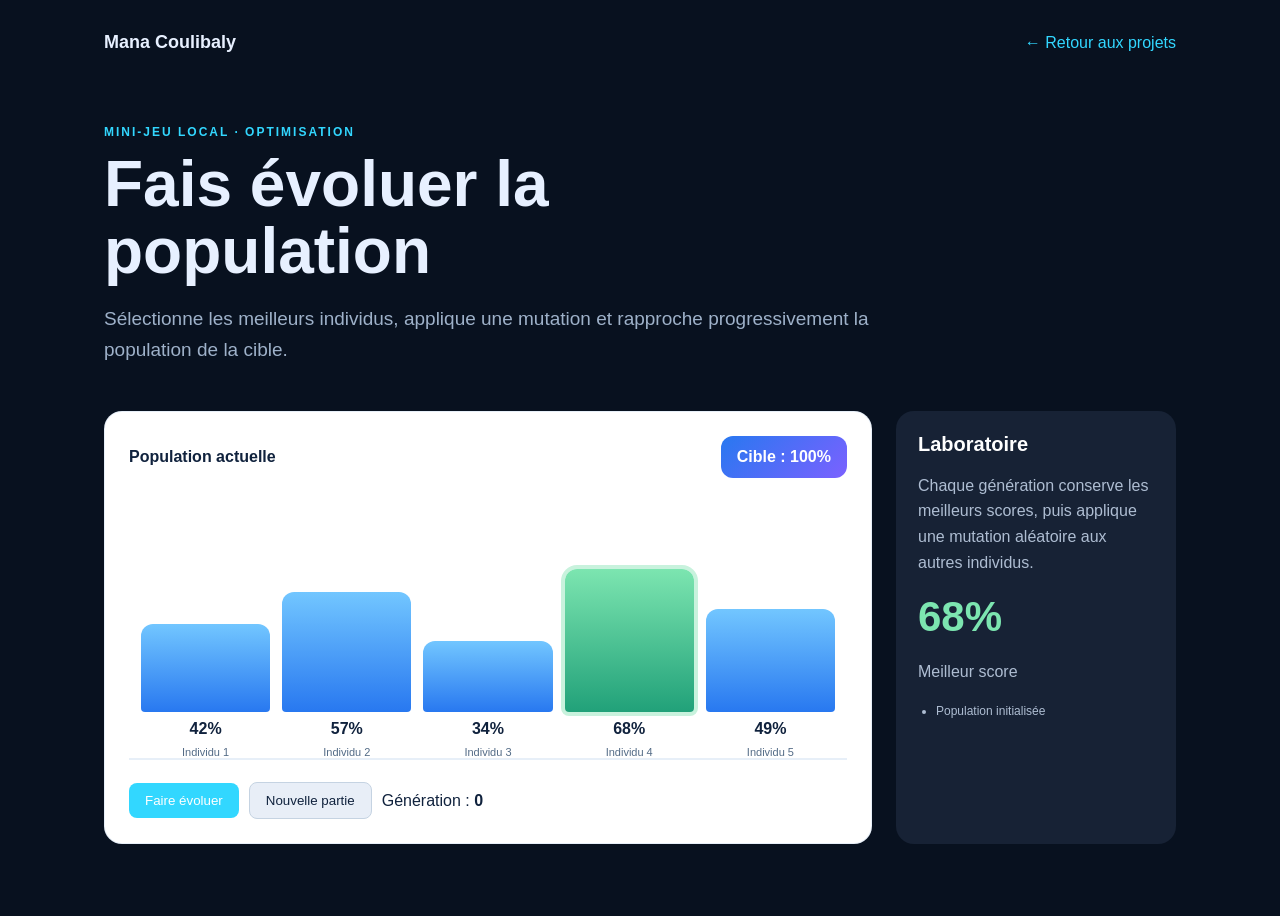
<file: projects/algorithmes-genetiques.html>
<!doctype html>
<html lang="fr">
<head>
  <meta charset="utf-8">
  <meta name="viewport" content="width=device-width,initial-scale=1">
  <title>Algorithmes génétiques | Mana Coulibaly</title>
  <link rel="stylesheet" href="project.css">
  <style>
    .genetic-game { display: grid; grid-template-columns: 1fr 280px; gap: 24px; }
    .game-board { padding: 24px; border: 1px solid var(--line); border-radius: 18px; background: #fff; }
    .game-topline { display: flex; justify-content: space-between; gap: 12px; align-items: center; margin-bottom: 22px; }
    .target { padding: 12px 16px; border-radius: 12px; color: #fff; background: linear-gradient(135deg,#2878f0,#7b61ff); font-weight: 700; }
    .population { display: grid; grid-template-columns: repeat(5, 1fr); gap: 12px; align-items: end; min-height: 260px; padding: 22px 12px 0; border-bottom: 2px solid var(--line); }
    .individual { position: relative; display: flex; flex-direction: column; justify-content: end; gap: 8px; min-height: 220px; text-align: center; }
    .individual-body { height: var(--height); min-height: 30px; border-radius: 12px 12px 4px 4px; background: linear-gradient(#72c6ff,#2878f0); transition: height .35s, filter .35s; }
    .individual.best .individual-body { background: linear-gradient(#7ce5b0,#21a179); box-shadow: 0 0 0 4px #c8f2dd; }
    .individual small { color: var(--muted); font-size: 11px; }
    .fitness { font-weight: 700; }
    .game-controls { display: flex; flex-wrap: wrap; align-items: center; gap: 10px; margin-top: 22px; }
    .game-side { padding: 22px; border-radius: 18px; color: #d9e7ff; background: #172235; }
    .game-side h2 { color: #fff; font-size: 20px; }
    .game-side p { color: #aebdd2; line-height: 1.6; }
    .score-big { margin: 18px 0; color: #7ce5b0; font-size: 42px; font-weight: 700; }
    .event-log { max-height: 145px; overflow: auto; margin: 0; padding-left: 18px; color: #aebdd2; font-size: 12px; line-height: 1.8; }
    .win-message { display: none; margin-top: 18px; padding: 14px; border-radius: 10px; color: #135d3f; background: #d9f7e7; font-weight: 700; }
    @media (max-width: 780px) { .genetic-game { grid-template-columns: 1fr; } .population { gap: 6px; } }
  </style>
</head>
<body>
  <main class="project-shell">
    <nav class="project-nav"><strong>Mana Coulibaly</strong><a href="../index.html#work">← Retour aux projets</a></nav>
    <header class="project-hero">
      <p class="eyebrow">Mini-jeu local · Optimisation</p>
      <h1>Fais évoluer la population</h1>
      <p class="lead">Sélectionne les meilleurs individus, applique une mutation et rapproche progressivement la population de la cible.</p>
    </header>
    <section class="genetic-game" aria-label="Jeu de simulation génétique">
      <div class="game-board">
        <div class="game-topline"><strong>Population actuelle</strong><span class="target">Cible : 100%</span></div>
        <div class="population" id="population"></div>
        <div class="game-controls"><button id="evolve">Faire évoluer</button><button class="secondary" id="reset">Nouvelle partie</button><span>Génération : <strong id="generation">0</strong></span></div>
        <div class="win-message" id="win">Objectif atteint ! La population a convergé vers la cible.</div>
      </div>
      <aside class="game-side"><h2>Laboratoire</h2><p>Chaque génération conserve les meilleurs scores, puis applique une mutation aléatoire aux autres individus.</p><div class="score-big"><span id="score">42</span>%</div><p>Meilleur score</p><ul class="event-log" id="log"><li>Population initialisée</li></ul></aside>
    </section>
  </main>
  <script>
    const populationElement = document.querySelector('#population');
    const generationElement = document.querySelector('#generation');
    const scoreElement = document.querySelector('#score');
    const logElement = document.querySelector('#log');
    const winElement = document.querySelector('#win');
    let generation = 0;
    let population = [42, 57, 34, 68, 49];
    function render() {
      const best = Math.max(...population);
      populationElement.innerHTML = population.map((value, index) => `<div class="individual ${value === best ? 'best' : ''}"><div class="individual-body" style="--height:${Math.max(30, value * 2.1)}px"></div><span class="fitness">${value}%</span><small>Individu ${index + 1}</small></div>`).join('');
      generationElement.textContent = generation;
      scoreElement.textContent = best;
      winElement.style.display = best >= 100 ? 'block' : 'none';
    }
    function addLog(message) { const item = document.createElement('li'); item.textContent = message; logElement.prepend(item); while (logElement.children.length > 5) logElement.lastElementChild.remove(); }
    document.querySelector('#evolve').addEventListener('click', () => { const best = Math.max(...population); population = population.map(value => Math.min(100, Math.max(value, Math.round(value + (best - value) * .35 + Math.random() * 14 - 4)))); generation += 1; addLog(`Génération ${generation} : sélection et mutation appliquées`); render(); });
    document.querySelector('#reset').addEventListener('click', () => { generation = 0; population = [42, 57, 34, 68, 49]; logElement.innerHTML = '<li>Population initialisée</li>'; render(); });
    render();
  </script>
</body>
</html>
</file>
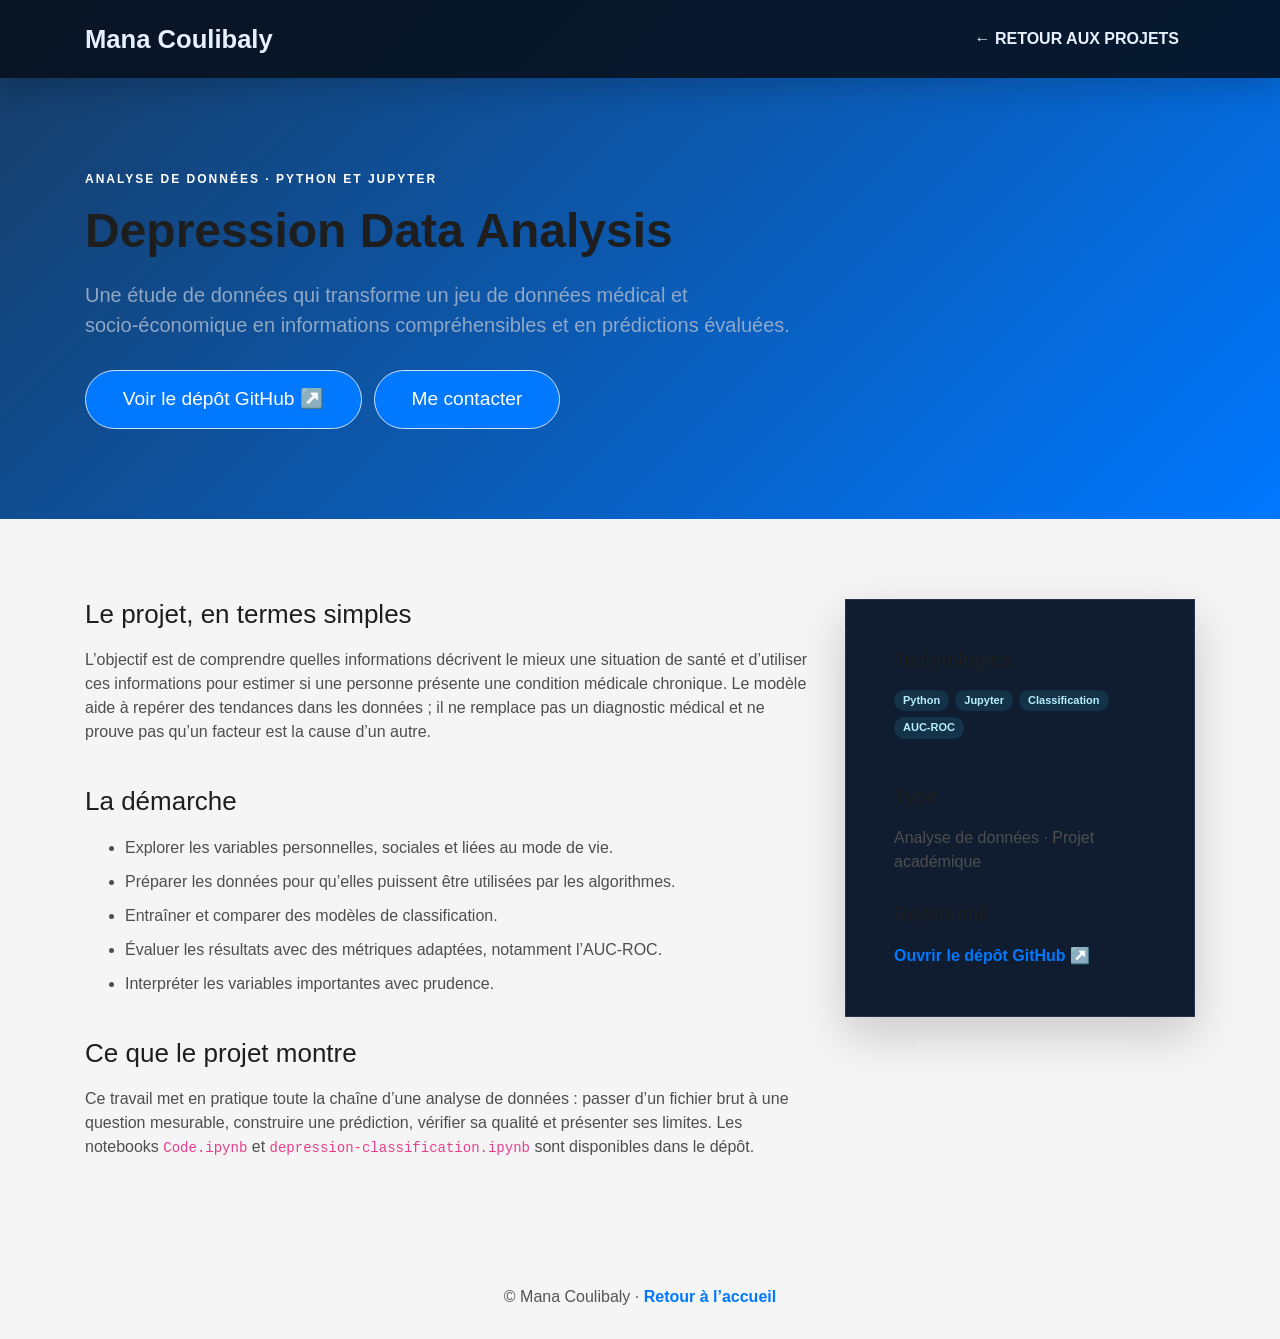
<file: projects/depression-data-analysis.html>
<!DOCTYPE html>
<html lang="fr">
<head>
  <meta charset="utf-8">
  <meta name="viewport" content="width=device-width, initial-scale=1">
  <title>Depression Data Analysis | Mana Coulibaly</title>
  <meta name="description" content="Analyse exploratoire et classification de données liées à la dépression et aux conditions médicales chroniques.">
  <link rel="icon" href="../img/MC-favicon.jpg">
  <link rel="stylesheet" href="../lib/bootstrap/css/bootstrap.min.css">
  <link rel="stylesheet" href="../lib/font-awesome/css/font-awesome.min.css">
  <link rel="stylesheet" href="../css/style.css">
</head>
<body>
  <nav class="navbar navbar-b navbar-trans navbar-expand-md fixed-top navbar-reduce" id="mainNav">
    <div class="container"><a class="navbar-brand" href="../index.html">Mana Coulibaly</a><a class="nav-link" href="../index.html#work">← Retour aux projets</a></div>
  </nav>
  <main>
    <header class="project-detail-hero"><div class="container">
      <p class="project-eyebrow">Analyse de données · Python et Jupyter</p>
      <h1>Depression Data Analysis</h1>
      <p class="lead">Une étude de données qui transforme un jeu de données médical et socio-économique en informations compréhensibles et en prédictions évaluées.</p>
      <div class="project-detail-actions"><a class="button button-a button-big button-rouded" href="https://github.com/mana-coulibaly/Depression-data-analysis" target="_blank" rel="noopener noreferrer">Voir le dépôt GitHub ↗</a><a class="button button-a button-big button-rouded button-outline" href="../index.html#contact">Me contacter</a></div>
    </div></header>
    <section class="project-detail-content section-mf"><div class="container"><div class="row">
      <article class="col-lg-8">
        <h2>Le projet, en termes simples</h2>
        <p>L’objectif est de comprendre quelles informations décrivent le mieux une situation de santé et d’utiliser ces informations pour estimer si une personne présente une condition médicale chronique. Le modèle aide à repérer des tendances dans les données ; il ne remplace pas un diagnostic médical et ne prouve pas qu’un facteur est la cause d’un autre.</p>
        <h2>La démarche</h2>
        <ul><li>Explorer les variables personnelles, sociales et liées au mode de vie.</li><li>Préparer les données pour qu’elles puissent être utilisées par les algorithmes.</li><li>Entraîner et comparer des modèles de classification.</li><li>Évaluer les résultats avec des métriques adaptées, notamment l’AUC-ROC.</li><li>Interpréter les variables importantes avec prudence.</li></ul>
        <h2>Ce que le projet montre</h2>
        <p>Ce travail met en pratique toute la chaîne d’une analyse de données : passer d’un fichier brut à une question mesurable, construire une prédiction, vérifier sa qualité et présenter ses limites. Les notebooks <code>Code.ipynb</code> et <code>depression-classification.ipynb</code> sont disponibles dans le dépôt.</p>
      </article>
      <aside class="col-lg-4"><div class="project-detail-sidebar box-shadow-full"><h2>Technologies</h2><div class="project-tags"><span>Python</span><span>Jupyter</span><span>Classification</span><span>AUC-ROC</span></div><hr><h2>Type</h2><p>Analyse de données · Projet académique</p><h2>Ressource</h2><a class="project-sidebar-link" href="https://github.com/mana-coulibaly/Depression-data-analysis" target="_blank" rel="noopener noreferrer">Ouvrir le dépôt GitHub ↗</a></div></aside>
    </div></div></section>
  </main>
  <footer class="project-detail-footer"><div class="container">© Mana Coulibaly · <a href="../index.html">Retour à l’accueil</a></div></footer>
</body>
</html>
</file>
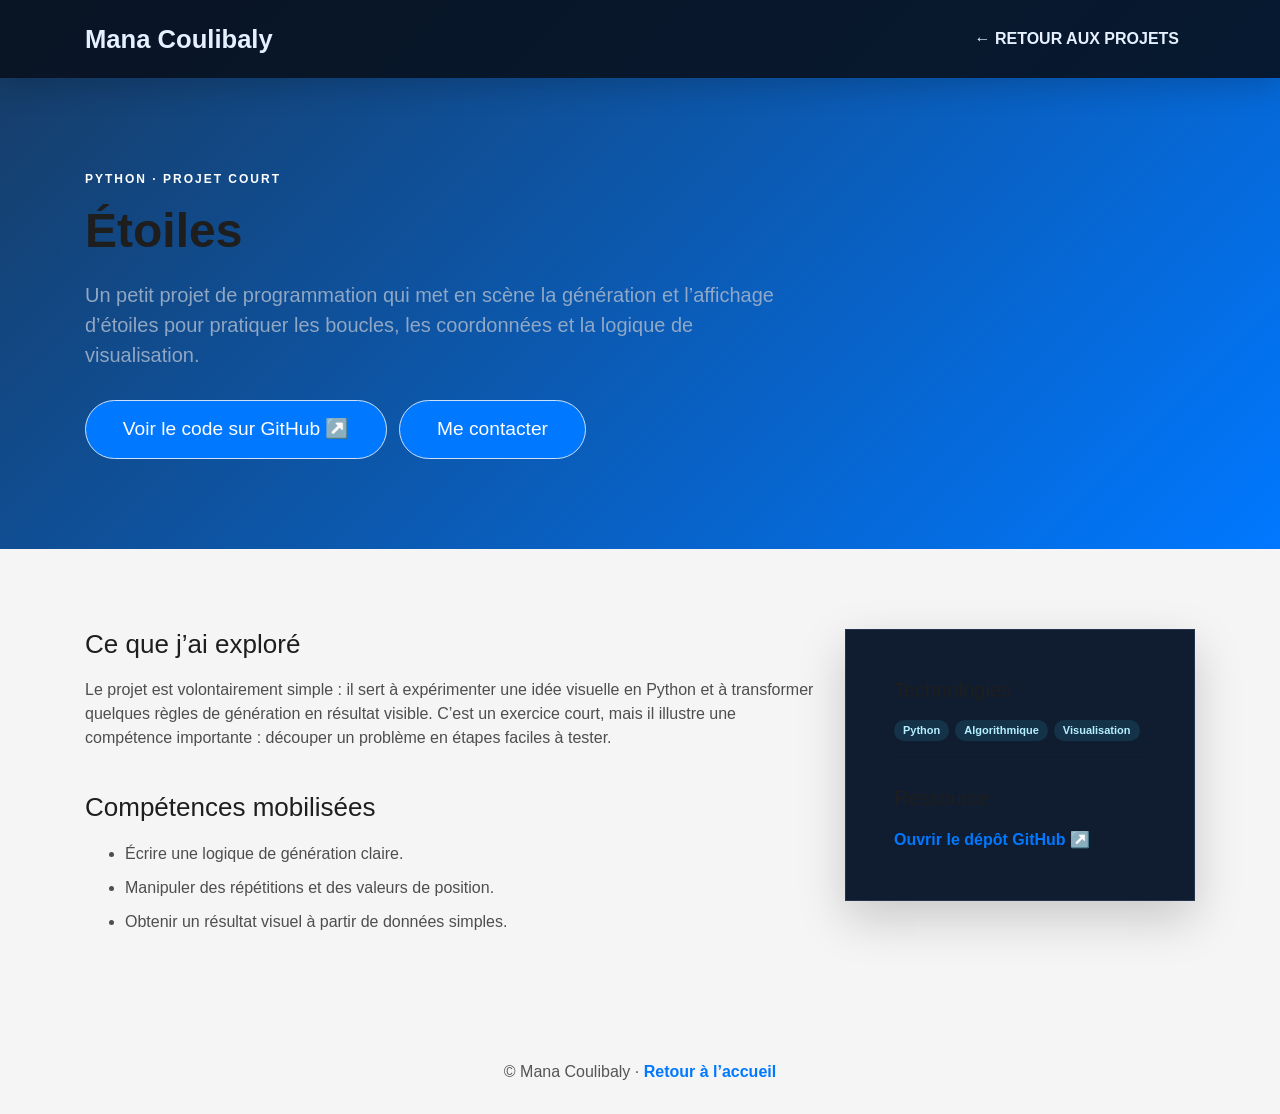
<file: projects/etoiles.html>
<!DOCTYPE html>
<html lang="fr">
<head>
  <meta charset="utf-8"><meta name="viewport" content="width=device-width, initial-scale=1">
  <title>Étoiles | Mana Coulibaly</title>
  <meta name="description" content="Petit projet Python de génération et d’affichage d’étoiles.">
  <link rel="icon" href="../img/MC-favicon.jpg"><link rel="stylesheet" href="../lib/bootstrap/css/bootstrap.min.css"><link rel="stylesheet" href="../lib/font-awesome/css/font-awesome.min.css"><link rel="stylesheet" href="../css/style.css">
</head>
<body>
  <nav class="navbar navbar-b navbar-trans navbar-expand-md fixed-top navbar-reduce" id="mainNav"><div class="container"><a class="navbar-brand" href="../index.html">Mana Coulibaly</a><a class="nav-link" href="../index.html#work">← Retour aux projets</a></div></nav>
  <main><header class="project-detail-hero"><div class="container"><p class="project-eyebrow">Python · Projet court</p><h1>Étoiles</h1><p class="lead">Un petit projet de programmation qui met en scène la génération et l’affichage d’étoiles pour pratiquer les boucles, les coordonnées et la logique de visualisation.</p><div class="project-detail-actions"><a class="button button-a button-big button-rouded" href="https://github.com/mana-coulibaly/etoiles" target="_blank" rel="noopener noreferrer">Voir le code sur GitHub ↗</a><a class="button button-a button-big button-rouded button-outline" href="../index.html#contact">Me contacter</a></div></div></header>
  <section class="project-detail-content section-mf"><div class="container"><div class="row"><article class="col-lg-8"><h2>Ce que j’ai exploré</h2><p>Le projet est volontairement simple : il sert à expérimenter une idée visuelle en Python et à transformer quelques règles de génération en résultat visible. C’est un exercice court, mais il illustre une compétence importante : découper un problème en étapes faciles à tester.</p><h2>Compétences mobilisées</h2><ul><li>Écrire une logique de génération claire.</li><li>Manipuler des répétitions et des valeurs de position.</li><li>Obtenir un résultat visuel à partir de données simples.</li></ul></article><aside class="col-lg-4"><div class="project-detail-sidebar box-shadow-full"><h2>Technologies</h2><div class="project-tags"><span>Python</span><span>Algorithmique</span><span>Visualisation</span></div><hr><h2>Ressource</h2><a class="project-sidebar-link" href="https://github.com/mana-coulibaly/etoiles" target="_blank" rel="noopener noreferrer">Ouvrir le dépôt GitHub ↗</a></div></aside></div></div></section></main>
  <footer class="project-detail-footer"><div class="container">© Mana Coulibaly · <a href="../index.html">Retour à l’accueil</a></div></footer>
</body>
</html>
</file>
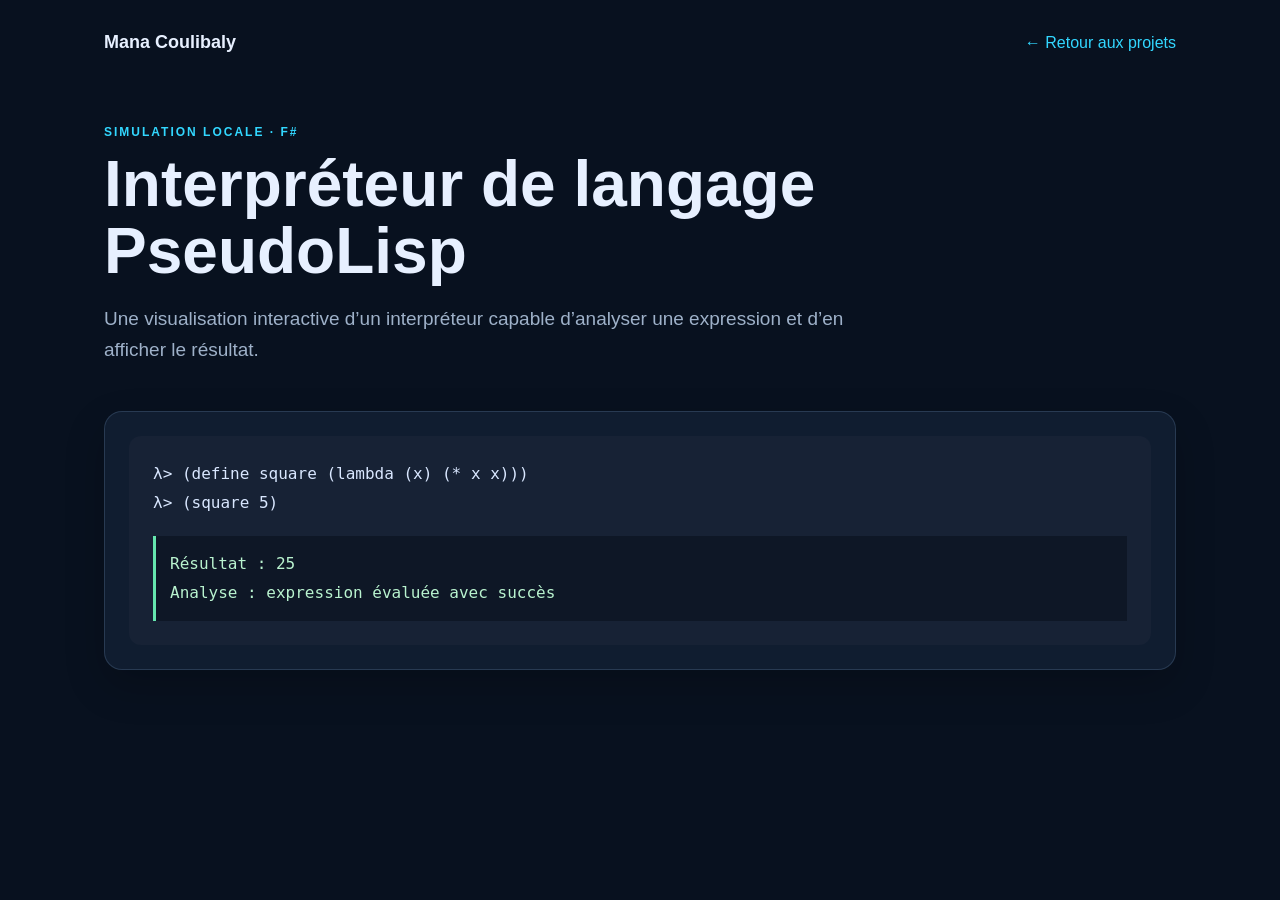
<file: projects/interpreteur-fsharp.html>
<!doctype html><html lang="fr"><head><meta charset="utf-8"><meta name="viewport" content="width=device-width,initial-scale=1"><title>Interpréteur PseudoLisp | Mana Coulibaly</title><link rel="stylesheet" href="project.css"></head><body><main class="project-shell"><nav class="project-nav"><strong>Mana Coulibaly</strong><a href="../index.html#work">← Retour aux projets</a></nav><header class="project-hero"><p class="eyebrow">Simulation locale · F#</p><h1>Interpréteur de langage PseudoLisp</h1><p class="lead">Une visualisation interactive d’un interpréteur capable d’analyser une expression et d’en afficher le résultat.</p></header><section class="preview"><div class="code-preview"><div>λ&gt; (define square (lambda (x) (* x x)))</div><div>λ&gt; (square 5)</div><div class="code-output">Résultat : 25<br>Analyse : expression évaluée avec succès</div></div></section></main></body></html>
</file>
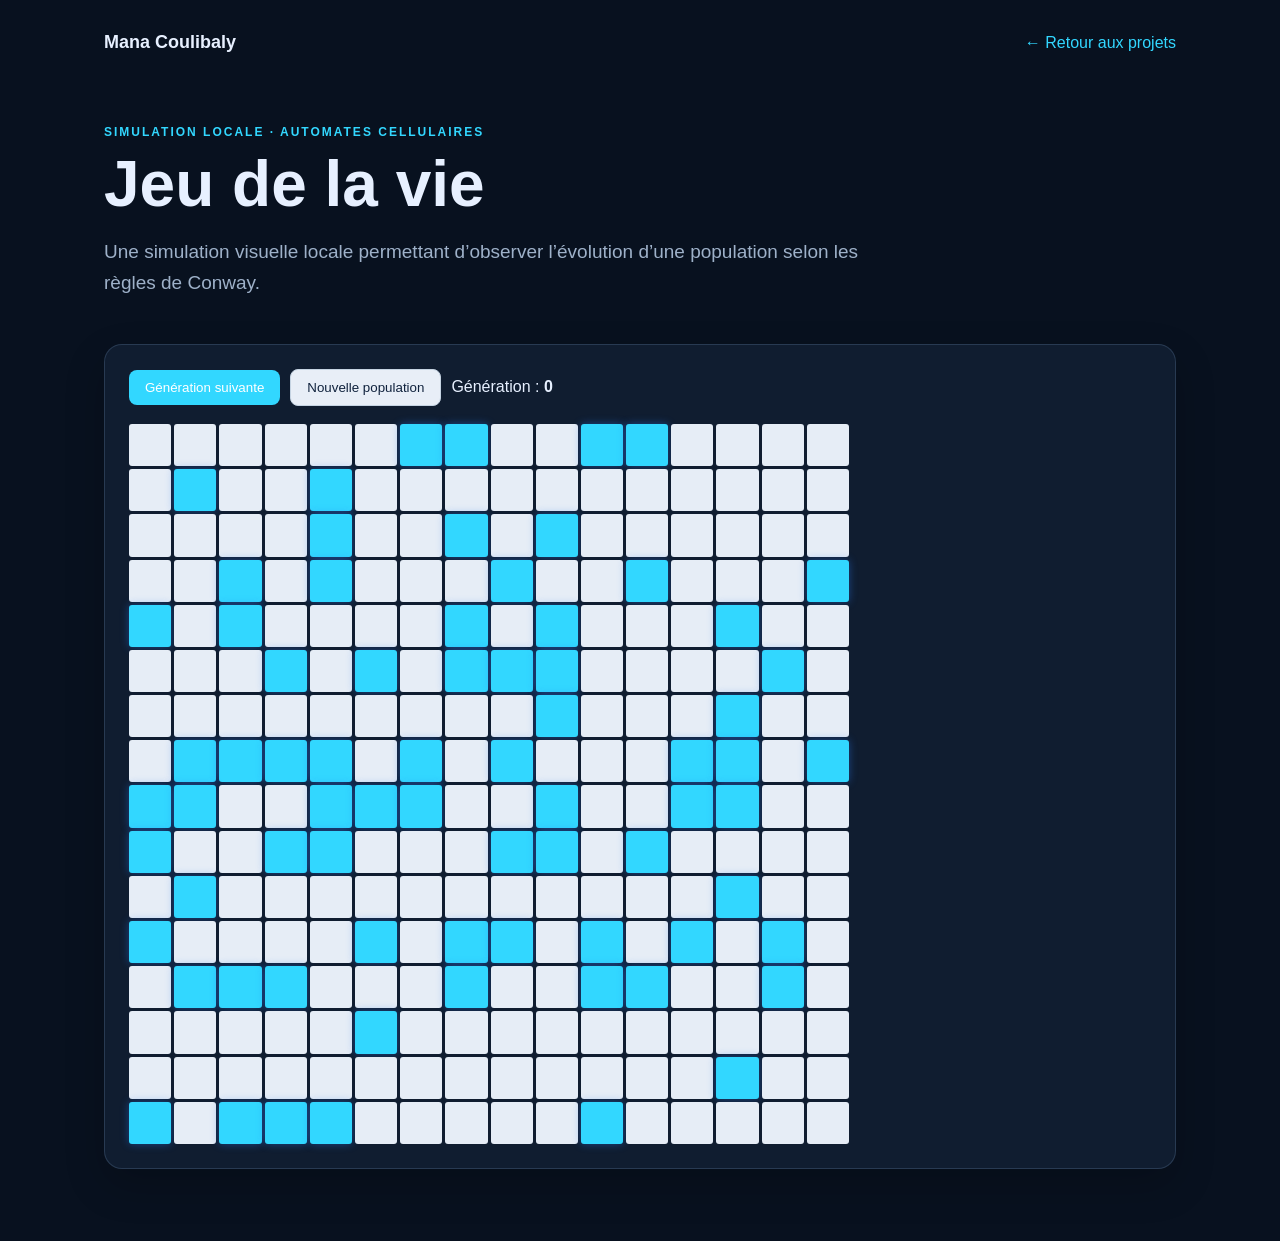
<file: projects/jeu-de-la-vie.html>
<!doctype html><html lang="fr"><head><meta charset="utf-8"><meta name="viewport" content="width=device-width,initial-scale=1"><title>Jeu de la vie | Mana Coulibaly</title><link rel="stylesheet" href="project.css"></head><body><main class="project-shell"><nav class="project-nav"><strong>Mana Coulibaly</strong><a href="../index.html#work">← Retour aux projets</a></nav><header class="project-hero"><p class="eyebrow">Simulation locale · Automates cellulaires</p><h1>Jeu de la vie</h1><p class="lead">Une simulation visuelle locale permettant d’observer l’évolution d’une population selon les règles de Conway.</p></header><section class="preview"><div class="game-toolbar"><button id="next">Génération suivante</button><button class="secondary" id="random">Nouvelle population</button><span>Génération : <strong id="generation">0</strong></span></div><div class="life-grid" id="grid" aria-label="Grille du Jeu de la vie"></div></section></main><script>const size=16,grid=document.querySelector('#grid'),generation=document.querySelector('#generation');let cells=Array.from({length:size*size},()=>Math.random()>.7);function draw(){grid.innerHTML='';cells.forEach((alive,i)=>{const c=document.createElement('button');c.className='life-cell'+(alive?' alive':'');c.setAttribute('aria-label',alive?'Cellule vivante':'Cellule morte');c.onclick=()=>{cells[i]=!cells[i];draw()};grid.appendChild(c)})}function step(){const next=cells.map((alive,i)=>{const x=i%size,y=Math.floor(i/size),n=[];for(let dy=-1;dy<=1;dy++)for(let dx=-1;dx<=1;dx++)if(dx||dy){const nx=x+dx,ny=y+dy;if(nx>=0&&nx<size&&ny>=0&&ny<size)n.push(cells[ny*size+nx])}const count=n.filter(Boolean).length;return alive?(count===2||count===3):count===3});cells=next;generation.textContent=Number(generation.textContent)+1;draw()}document.querySelector('#next').onclick=step;document.querySelector('#random').onclick=()=>{cells=cells.map(()=>Math.random()>.7);generation.textContent=0;draw()};draw();</script></body></html>
</file>
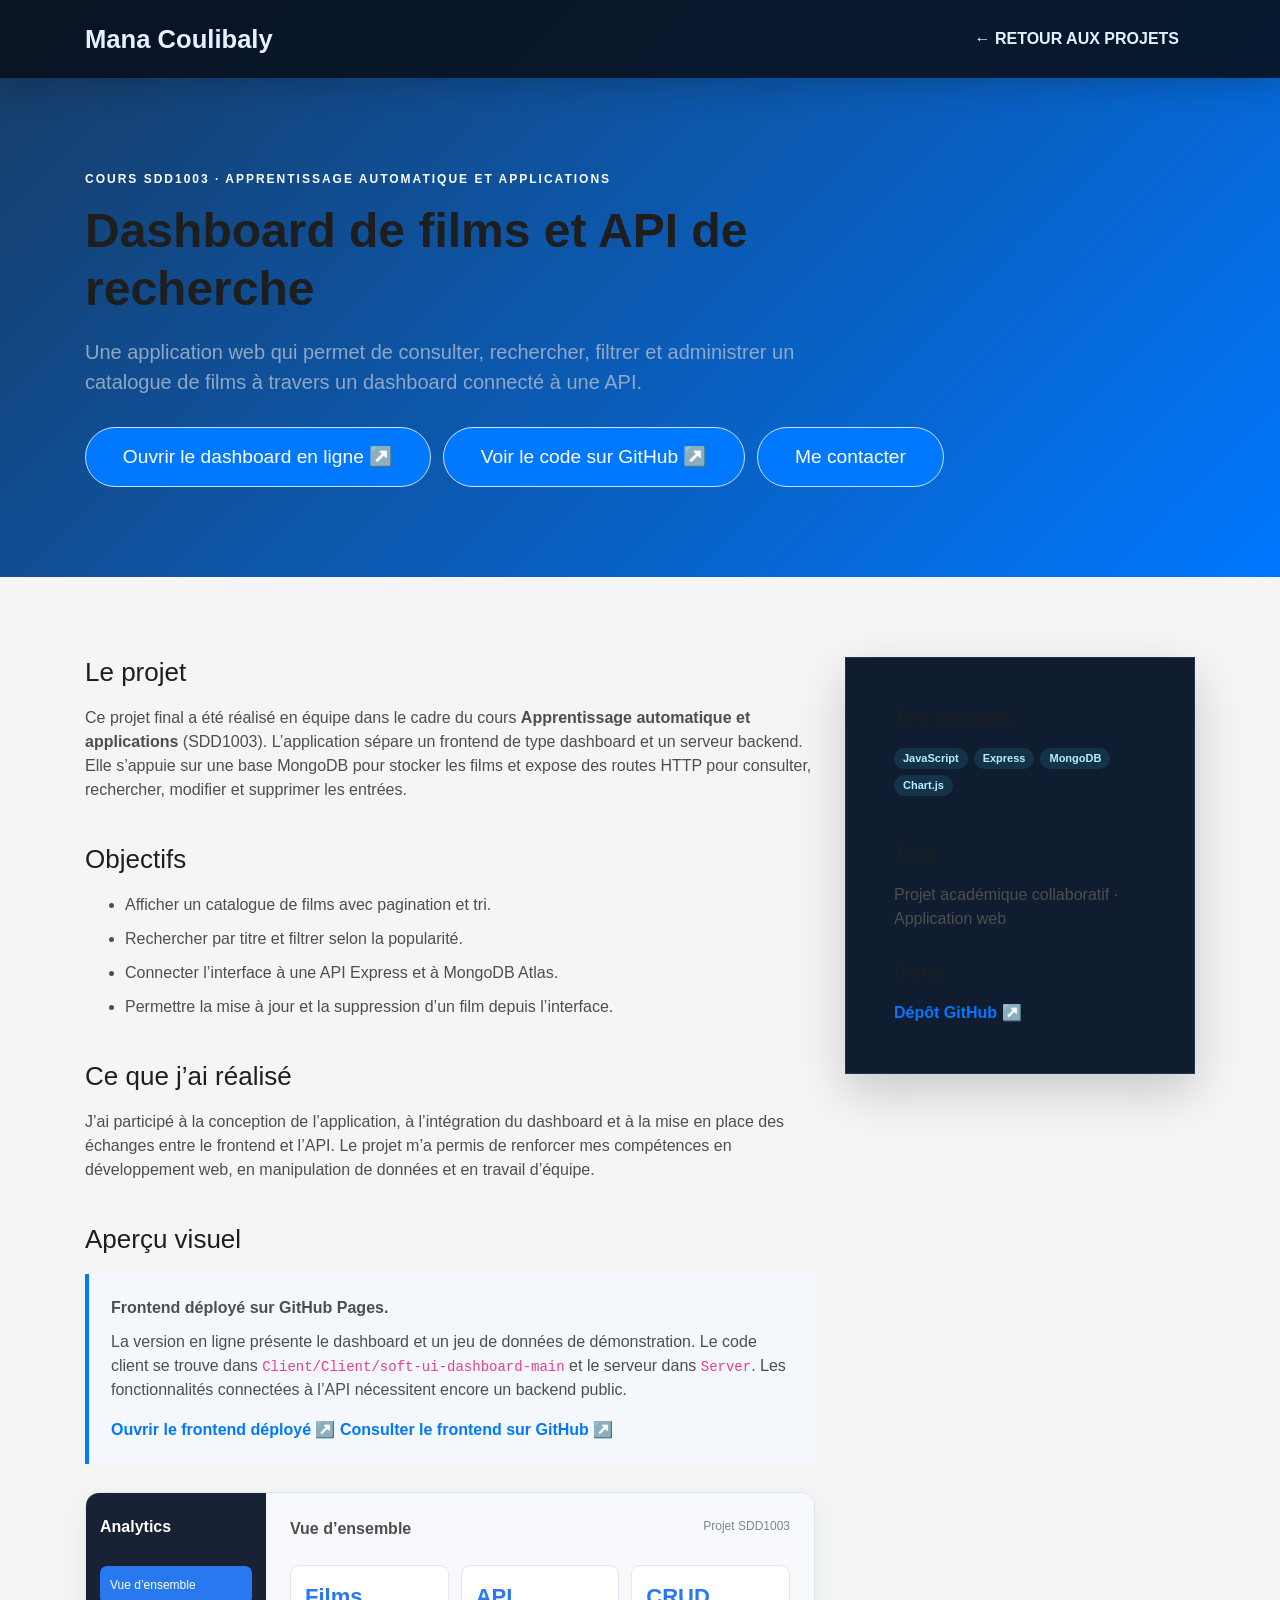
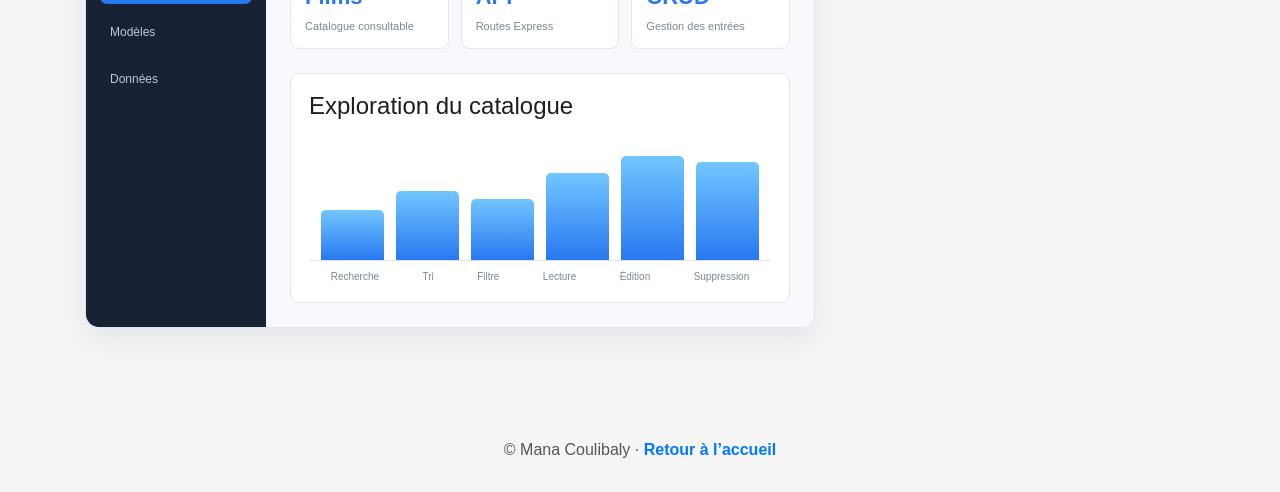
<file: projects/projet-final-sdd1003.html>
<!DOCTYPE html>
<html lang="fr">
<head>
  <meta charset="utf-8">
  <meta name="viewport" content="width=device-width, initial-scale=1">
  <title>Apprentissage automatique et applications | Mana Coulibaly</title>
  <meta name="description" content="Projet final du cours SDD1003 — Apprentissage automatique et applications : dashboard web de recherche et de gestion d’un catalogue de films avec API Express et MongoDB.">
  <link rel="icon" href="../img/MC-favicon.jpg">
  <link rel="stylesheet" href="../lib/bootstrap/css/bootstrap.min.css">
  <link rel="stylesheet" href="../lib/font-awesome/css/font-awesome.min.css">
  <link rel="stylesheet" href="../css/style.css">
</head>

<body>
  <nav class="navbar navbar-b navbar-trans navbar-expand-md fixed-top navbar-reduce" id="mainNav">
    <div class="container">
      <a class="navbar-brand" href="../index.html">Mana Coulibaly</a>
      <a class="nav-link" href="../index.html#work">← Retour aux projets</a>
    </div>
  </nav>

  <main>
    <header class="project-detail-hero">
      <div class="container">
        <p class="project-eyebrow">Cours SDD1003 · Apprentissage automatique et applications</p>
        <h1>Dashboard de films et API de recherche</h1>
        <p class="lead">Une application web qui permet de consulter, rechercher, filtrer et administrer un catalogue de films à travers un dashboard connecté à une API.</p>
        <div class="project-detail-actions">
          <a class="button button-a button-big button-rouded" href="https://mana-coulibaly.github.io/Projet-Final-SDD1003/" target="_blank" rel="noopener noreferrer">Ouvrir le dashboard en ligne ↗</a>
          <a class="button button-a button-big button-rouded button-outline" href="https://github.com/mana-coulibaly/Projet-Final-SDD1003" target="_blank" rel="noopener noreferrer">Voir le code sur GitHub ↗</a>
          <a class="button button-a button-big button-rouded button-outline" href="../index.html#contact">Me contacter</a>
        </div>
      </div>
    </header>

    <section class="project-detail-content section-mf">
      <div class="container">
        <div class="row">
          <article class="col-lg-8">
            <h2>Le projet</h2>
            <p>Ce projet final a été réalisé en équipe dans le cadre du cours <strong>Apprentissage automatique et applications</strong> (SDD1003). L’application sépare un frontend de type dashboard et un serveur backend. Elle s’appuie sur une base MongoDB pour stocker les films et expose des routes HTTP pour consulter, rechercher, modifier et supprimer les entrées.</p>

            <h2>Objectifs</h2>
            <ul>
              <li>Afficher un catalogue de films avec pagination et tri.</li>
              <li>Rechercher par titre et filtrer selon la popularité.</li>
              <li>Connecter l’interface à une API Express et à MongoDB Atlas.</li>
              <li>Permettre la mise à jour et la suppression d’un film depuis l’interface.</li>
            </ul>

            <h2>Ce que j’ai réalisé</h2>
            <p>J’ai participé à la conception de l’application, à l’intégration du dashboard et à la mise en place des échanges entre le frontend et l’API. Le projet m’a permis de renforcer mes compétences en développement web, en manipulation de données et en travail d’équipe.</p>

            <h2>Aperçu visuel</h2>
            <div class="project-preview-note">
              <strong>Frontend déployé sur GitHub Pages.</strong>
              <p>La version en ligne présente le dashboard et un jeu de données de démonstration. Le code client se trouve dans <code>Client/Client/soft-ui-dashboard-main</code> et le serveur dans <code>Server</code>. Les fonctionnalités connectées à l’API nécessitent encore un backend public.</p>
              <a class="project-sidebar-link" href="https://mana-coulibaly.github.io/Projet-Final-SDD1003/" target="_blank" rel="noopener noreferrer">Ouvrir le frontend déployé ↗</a>
              <a class="project-sidebar-link" href="https://github.com/mana-coulibaly/Projet-Final-SDD1003/tree/main/Client/Client/soft-ui-dashboard-main" target="_blank" rel="noopener noreferrer">Consulter le frontend sur GitHub ↗</a>
            </div>

            <div class="local-dashboard" aria-label="Simulation locale du frontend">
              <div class="dashboard-sidebar">
                <strong>Analytics</strong>
                <button class="dashboard-tab active" data-view="overview">Vue d’ensemble</button>
                <button class="dashboard-tab" data-view="models">Modèles</button>
                <button class="dashboard-tab" data-view="data">Données</button>
              </div>
              <div class="dashboard-main">
                <div class="dashboard-header"><span id="dashboard-title">Vue d’ensemble</span><span class="dashboard-user">Projet SDD1003</span></div>
                <div class="dashboard-metrics"><div><strong>Films</strong><small>Catalogue consultable</small></div><div><strong>API</strong><small>Routes Express</small></div><div><strong>CRUD</strong><small>Gestion des entrées</small></div></div>
                <div class="dashboard-panel" id="dashboard-content"><h4>Exploration du catalogue</h4><div class="dashboard-chart"><span style="height:42%"></span><span style="height:58%"></span><span style="height:51%"></span><span style="height:73%"></span><span style="height:87%"></span><span style="height:82%"></span></div><div class="dashboard-axis"><span>Recherche</span><span>Tri</span><span>Filtre</span><span>Lecture</span><span>Édition</span><span>Suppression</span></div></div>
              </div>
            </div>
          </article>

          <aside class="col-lg-4">
            <div class="project-detail-sidebar box-shadow-full">
              <h2>Technologies</h2>
              <div class="project-tags"><span>JavaScript</span><span>Express</span><span>MongoDB</span><span>Chart.js</span></div>
              <hr>
              <h2>Type</h2>
              <p>Projet académique collaboratif · Application web</p>
              <h2>Liens</h2>
              <a class="project-sidebar-link" href="https://github.com/mana-coulibaly/Projet-Final-SDD1003" target="_blank" rel="noopener noreferrer">Dépôt GitHub ↗</a>
            </div>
          </aside>
        </div>
      </div>
    </section>
  </main>

  <footer class="project-detail-footer">
    <div class="container">© Mana Coulibaly · <a href="../index.html">Retour à l’accueil</a></div>
  </footer>
  <script>
    const dashboardTitles = { overview: 'Vue d’ensemble', models: 'Modèles', data: 'Données' };
    const dashboardContent = {
      overview: '<h4>Exploration du catalogue</h4><div class="dashboard-chart"><span style="height:42%"></span><span style="height:58%"></span><span style="height:51%"></span><span style="height:73%"></span><span style="height:87%"></span><span style="height:82%"></span></div><div class="dashboard-axis"><span>Recherche</span><span>Tri</span><span>Filtre</span><span>Lecture</span><span>Édition</span><span>Suppression</span></div>',
      models: '<h4>Fonctions disponibles</h4><p>Recherche par titre</p><p>Filtres de popularité</p><p>Modification et suppression</p>',
      data: '<h4>Données manipulées</h4><p>Catalogue de films</p><p>Titre, synopsis, date et popularité</p><p>Stockage dans MongoDB</p>'
    };
    document.querySelectorAll('.dashboard-tab').forEach(tab => tab.addEventListener('click', () => {
      document.querySelectorAll('.dashboard-tab').forEach(item => item.classList.remove('active'));
      tab.classList.add('active');
      document.querySelector('#dashboard-title').textContent = dashboardTitles[tab.dataset.view];
      document.querySelector('#dashboard-content').innerHTML = dashboardContent[tab.dataset.view];
    }));
  </script>
</body>
</html>
</file>
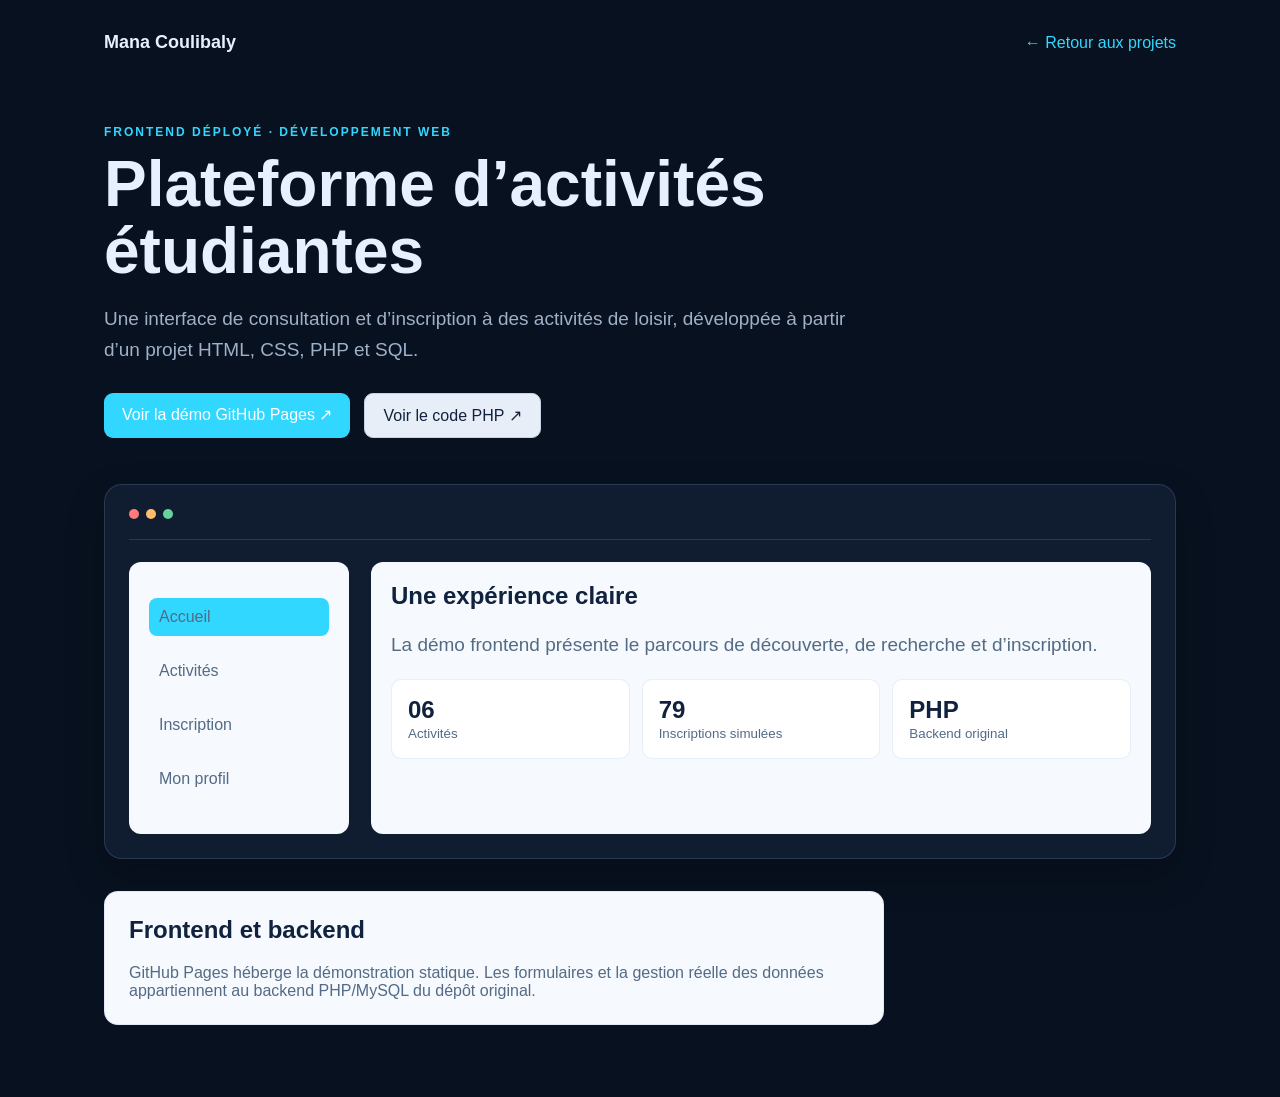
<file: projects/projet-web.html>
<!doctype html><html lang="fr"><head><meta charset="utf-8"><meta name="viewport" content="width=device-width,initial-scale=1"><title>Plateforme d’activités étudiantes | Mana Coulibaly</title><meta name="description" content="Frontend GitHub Pages d’une plateforme PHP/MySQL de découverte et d’inscription à des activités étudiantes."><link rel="stylesheet" href="project.css"></head><body><main class="project-shell"><nav class="project-nav"><strong>Mana Coulibaly</strong><a href="../index.html#work">← Retour aux projets</a></nav><header class="project-hero"><p class="eyebrow">Frontend déployé · Développement web</p><h1>Plateforme d’activités étudiantes</h1><p class="lead">Une interface de consultation et d’inscription à des activités de loisir, développée à partir d’un projet HTML, CSS, PHP et SQL.</p><div class="project-actions"><a class="button" href="https://mana-coulibaly.github.io/TP3-Base-de-Donn-e---HTML-PHP/" target="_blank" rel="noopener noreferrer">Voir la démo GitHub Pages ↗</a><a class="button alt" href="https://github.com/mana-coulibaly/TP3-Base-de-Donn-e---HTML-PHP" target="_blank" rel="noopener noreferrer">Voir le code PHP ↗</a></div></header><section class="preview"><div class="preview-bar"><span></span><span></span><span></span></div><div class="preview-grid"><aside class="preview-sidebar"><p>Accueil</p><p>Activités</p><p>Inscription</p><p>Mon profil</p></aside><div class="preview-card"><h2>Une expérience claire</h2><p class="lead">La démo frontend présente le parcours de découverte, de recherche et d’inscription.</p><div class="metric-row"><div class="metric"><strong>06</strong><small>Activités</small></div><div class="metric"><strong>79</strong><small>Inscriptions simulées</small></div><div class="metric"><strong>PHP</strong><small>Backend original</small></div></div></div></div></section><section class="project-note"><h2>Frontend et backend</h2><p>GitHub Pages héberge la démonstration statique. Les formulaires et la gestion réelle des données appartiennent au backend PHP/MySQL du dépôt original.</p></section></main></body></html>
</file>
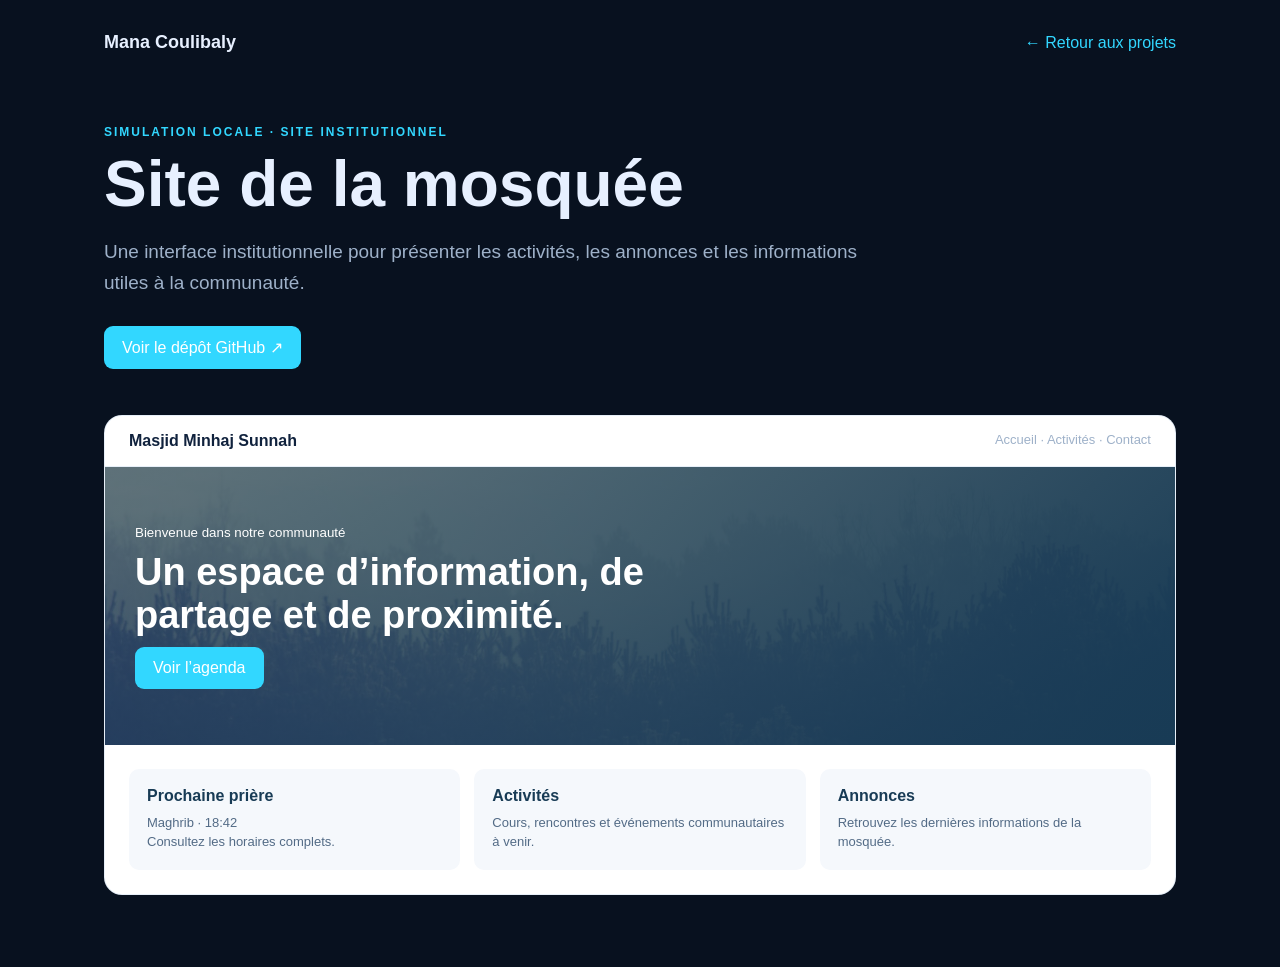
<file: projects/site-mosquee.html>
<!doctype html>
<html lang="fr">
<head><meta charset="utf-8"><meta name="viewport" content="width=device-width,initial-scale=1"><title>Site institutionnel | Mana Coulibaly</title><link rel="stylesheet" href="project.css"><style>.mosque-preview{overflow:hidden;border:1px solid var(--line);border-radius:18px;background:#fff}.mosque-hero{padding:56px 30px;color:#fff;background:linear-gradient(135deg,#183b55aa,#183b55),url('../img/overlay-bg.jpg') center/cover}.mosque-hero h2{max-width:550px;margin:10px 0;font-size:38px}.mosque-nav{display:flex;justify-content:space-between;padding:16px 24px;border-bottom:1px solid var(--line)}.mosque-nav span{color:var(--muted);font-size:13px}.mosque-content{display:grid;grid-template-columns:repeat(3,1fr);gap:14px;padding:24px}.mosque-card{padding:18px;border-radius:10px;background:#f5f8fc}.mosque-card strong{display:block;margin-bottom:8px;color:#183b55}.mosque-card p{margin:0;color:var(--muted);font-size:13px;line-height:1.5}@media(max-width:700px){.mosque-content{grid-template-columns:1fr}.mosque-hero h2{font-size:30px}}</style></head>
<body><main class="project-shell"><nav class="project-nav"><strong>Mana Coulibaly</strong><a href="../index.html#work">← Retour aux projets</a></nav><header class="project-hero"><p class="eyebrow">Simulation locale · Site institutionnel</p><h1>Site de la mosquée</h1><p class="lead">Une interface institutionnelle pour présenter les activités, les annonces et les informations utiles à la communauté.</p><div class="project-actions"><a class="button" href="https://github.com/mana-coulibaly/Site-Masdjid-Minhaj-Sunnah-Nabawiyyah" target="_blank" rel="noopener noreferrer">Voir le dépôt GitHub ↗</a></div></header><section class="mosque-preview"><nav class="mosque-nav"><strong>Masjid Minhaj Sunnah</strong><span>Accueil · Activités · Contact</span></nav><div class="mosque-hero"><small>Bienvenue dans notre communauté</small><h2>Un espace d’information, de partage et de proximité.</h2><a class="button" href="#agenda">Voir l’agenda</a></div><div class="mosque-content" id="agenda"><div class="mosque-card"><strong>Prochaine prière</strong><p>Maghrib · 18:42<br>Consultez les horaires complets.</p></div><div class="mosque-card"><strong>Activités</strong><p>Cours, rencontres et événements communautaires à venir.</p></div><div class="mosque-card"><strong>Annonces</strong><p>Retrouvez les dernières informations de la mosquée.</p></div></div></section></main></body></html>
</file>
<file: css/style.css>
/*======================================
//--//-->   STYLES GENERALES
======================================*/

body {
  background-color: #f5f5f5;
  color: #4e4e4e;
}

h1,
h2,
h3,
h4,
h5,
h6 {
  color: #1e1e1e;
}

a {
  color: #1e1e1e;
  transition: all 0.5s ease-in-out;
}

a:hover {
  color: #0078ff;
  text-decoration: none;
  transition: all 0.5s ease-in-out;
}

.p-r {
  position: relative;
}

.color-a {
  color: #0078ff;
}

.color-d {
  color: #f5f5f5;
}

.color-text-a {
  color: #4e4e4e;
}

.box-shadow,
.paralax-mf,
.service-box,
.work-box,
.card-blog {
  box-shadow: 0 13px 8px -10px rgba(0, 0, 0, 0.1);
}

.box-shadow-a,
.button:hover {
  box-shadow: 0 0 0 4px #cde1f8;
}

.display-5 {
  font-size: 2.5rem;
  font-weight: 300;
  line-height: 1.1;
}

.display-6 {
  font-size: 2rem;
  font-weight: 300;
  line-height: 1.1;
}

.avatar {
  width: 32px;
  height: 32px;
  margin-right: 4px;
  overflow: hidden;
}

.bg-image {
  background-repeat: no-repeat;
  background-attachment: fixed;
  background-size: cover;
  background-position: center center;
}

.overlay-mf {
  background-color: #0078ff;
}

.overlay-mf {
  position: absolute;
  top: 0;
  left: 0px;
  padding: 0;
  height: 100%;
  width: 100%;
  opacity: .7;
}

.paralax-mf {
  position: relative;
  padding: 8rem 0;
}

.display-table {
  width: 100%;
  height: 100%;
  display: table;
}

.table-cell {
  display: table-cell;
  vertical-align: middle;
}

/*--/ Sections /--*/

.sect-4 {
  padding: 4rem 0;
}

.sect-pt4 {
  padding-top: 4rem;
}

.sect-mt4 {
  margin-top: 4rem;
}

/*--/ Title s /--*/

.title-s {
  font-weight: 600;
  color: #1e1e1e;
  font-size: 1.1rem;
}

/*--/ Title A /--*/

.title-box {
  margin-bottom: 4rem;
}

.title-a {
  font-size: 3rem;
  font-weight: bold;
  text-transform: uppercase;
}

.subtitle-a {
  color: #4e4e4e;
}

.line-mf {
  width: 40px;
  height: 5px;
  background-color: #0078ff;
  margin: 0 auto;
}

/*--/ Title Left /--*/

.title-box-2 {
  margin-bottom: 3rem;
}

.title-left {
  font-size: 2rem;
  position: relative;
}

.title-left:before {
  content: '';
  position: absolute;
  height: 3px;
  background-color: #0078ff;
  width: 100px;
  bottom: -12px;
}

/*------/ Box /------*/

.box-pl2 {
  padding-left: 2rem;
}

.box-shadow-full {
  padding: 3rem 1.25rem;
  position: relative;
  background-color: #fff;
  margin-bottom: 3rem;
  z-index: 2;
  box-shadow: 0 1px 1px 0 rgba(0, 0, 0, 0.06), 0 2px 5px 0 rgba(0, 0, 0, 0.2);
}

/*------/ Socials /------*/

.socials {
  padding: 1.5rem 0;
}

.socials ul li {
  display: inline-block;
}

.socials .ico-circle {
  height: 40px;
  width: 40px;
  font-size: 1.7rem;
  border-radius: 50%;
  line-height: 1.4;
  margin: 0 15px 0 0;
  box-shadow: 0 0 0 3px #0078ff;
  transition: all 500ms ease;
}

.socials .ico-circle:hover {
  background-color: #0078ff;
  color: #fff;
  box-shadow: 0 0 0 3px #cde1f8;
  transition: all 500ms ease;
}

/*------/ Ul resect /------*/

.ul-resect,
.socials ul,
.list-ico,
.blog-wrapper .post-meta ul,
.box-comments .list-comments,
.widget-sidebar .list-sidebar,
.widget-tags ul {
  list-style: none;
  padding-left: 0;
  margin-bottom: 0;
}

.list-ico {
  line-height: 2;
}

.list-ico span {
  color: #0078ff;
  margin-right: 10px;
}

/*------/ Ico Circle /------*/

.ico-circle {
  height: 100px;
  width: 100px;
  font-size: 2rem;
  border-radius: 50%;
  line-height: 1.55;
  margin: 0 auto;
  text-align: center;
  box-shadow: 0 0 0 10px #0078ff;
  display: block;
}

/*------/ Owl Carousel /------*/

.owl-theme .owl-dots {
  text-align: center;
  margin-top: 18px;
}

.owl-theme .owl-dots .owl-dot {
  display: inline-block;
}

.owl-theme .owl-dots .owl-dot span {
  width: 18px;
  height: 7px;
  margin: 5px 5px;
  background: #cde1f8;
  border: 0px solid #cde1f8;
  display: block;
  transition: all 0.6s ease-in-out;
  cursor: pointer;
}

.owl-theme .owl-dots .owl-dot:hover span {
  background-color: #cde1f8;
}

.owl-theme .owl-dots .owl-dot.active span {
  background-color: #1B1B1B;
  width: 25px;
}

/*--/ Scrolltop s /--*/

.scrolltop-mf {
  position: relative;
  display: none;
}

.scrolltop-mf span {
  z-index: 999;
  position: fixed;
  width: 42px;
  height: 42px;
  background-color: #0078ff;
  opacity: .7;
  font-size: 1.6rem;
  line-height: 1.5;
  text-align: center;
  color: #fff;
  top: auto;
  left: auto;
  right: 30px;
  bottom: 50px;
  cursor: pointer;
  border-radius: 50%;
}

/* Back to top button */

.back-to-top {
  position: fixed;
  display: none;
  background: #0078ff;
  color: #fff;
  width: 44px;
  height: 44px;
  text-align: center;
  line-height: 1;
  font-size: 16px;
  border-radius: 50%;
  right: 15px;
  bottom: 15px;
  transition: background 0.5s;
  z-index: 11;
}

.back-to-top i {
  padding-top: 12px;
  color: #fff;
}

/* Prelaoder */

#preloader {
  position: fixed;
  top: 0;
  left: 0;
  right: 0;
  bottom: 0;
  z-index: 9999;
  overflow: hidden;
  background: #fff;
}

#preloader:before {
  content: "";
  position: fixed;
  top: calc(50% - 30px);
  left: calc(50% - 30px);
  border: 6px solid #f2f2f2;
  border-top: 6px solid #0078ff;
  border-radius: 50%;
  width: 60px;
  height: 60px;
  -webkit-animation: animate-preloader 1s linear infinite;
  animation: animate-preloader 1s linear infinite;
}

@-webkit-keyframes animate-preloader {
  0% {
    -webkit-transform: rotate(0deg);
    transform: rotate(0deg);
  }

  100% {
    -webkit-transform: rotate(360deg);
    transform: rotate(360deg);
  }
}

@keyframes animate-preloader {
  0% {
    -webkit-transform: rotate(0deg);
    transform: rotate(0deg);
  }

  100% {
    -webkit-transform: rotate(360deg);
    transform: rotate(360deg);
  }
}

/*======================================
//--//-->   NAVBAR
======================================*/

.navbar-b {
  transition: all .5s ease-in-out;
  background-color: transparent;
  padding-top: 1.563rem;
  padding-bottom: 1.563rem;
}

.navbar-b.navbar-reduce {
  box-shadow: 0px 6px 9px 0px rgba(0, 0, 0, 0.06);
}

.navbar-b.navbar-trans .nav-item,
.navbar-b.navbar-reduce .nav-item {
  position: relative;
  padding-right: 10px;
  padding-left: 0;
}

.navbar-b.navbar-trans .nav-link,
.navbar-b.navbar-reduce .nav-link {
  color: #fff;
  text-transform: uppercase;
  font-weight: 600;
}

.navbar-b.navbar-trans .nav-link:before,
.navbar-b.navbar-reduce .nav-link:before {
  content: '';
  position: absolute;
  margin-left: 0px;
  width: 0%;
  bottom: 0;
  left: 0;
  height: 2px;
  transition: all 500ms ease;
}

.navbar-b.navbar-trans .nav-link:hover,
.navbar-b.navbar-reduce .nav-link:hover {
  color: #1B1B1B;
}

.navbar-b.navbar-trans .nav-link:hover:before,
.navbar-b.navbar-reduce .nav-link:hover:before {
  width: 35px;
}

.navbar-b.navbar-trans .show > .nav-link:before,
.navbar-b.navbar-trans .active > .nav-link:before,
.navbar-b.navbar-trans .nav-link.show:before,
.navbar-b.navbar-trans .nav-link.active:before,
.navbar-b.navbar-reduce .show > .nav-link:before,
.navbar-b.navbar-reduce .active > .nav-link:before,
.navbar-b.navbar-reduce .nav-link.show:before,
.navbar-b.navbar-reduce .nav-link.active:before {
  width: 35px;
}

.navbar-b.navbar-trans .nav-link:before {
  background-color: #fff;
}

.navbar-b.navbar-trans .nav-link:hover {
  color: #fff;
}

.navbar-b.navbar-trans .show > .nav-link,
.navbar-b.navbar-trans .active > .nav-link,
.navbar-b.navbar-trans .nav-link.show,
.navbar-b.navbar-trans .nav-link.active {
  color: #fff;
}

.navbar-b.navbar-reduce {
  transition: all .5s ease-in-out;
  background-color: #fff;
  padding-top: 15px;
  padding-bottom: 15px;
}

.navbar-b.navbar-reduce .nav-link {
  color: #0078ff;
}

.navbar-b.navbar-reduce .nav-link:before {
  background-color: #0078ff;
}

.navbar-b.navbar-reduce .nav-link:hover {
  color: #0078ff;
}

.navbar-b.navbar-reduce .show > .nav-link,
.navbar-b.navbar-reduce .active > .nav-link,
.navbar-b.navbar-reduce .nav-link.show,
.navbar-b.navbar-reduce .nav-link.active {
  color: #0078ff;
}

.navbar-b.navbar-reduce .navbar-brand {
  color: #0078ff;
}

.navbar-b.navbar-reduce .navbar-toggler span {
  background-color: #1B1B1B;
}

.navbar-b .navbar-brand {
  color: #fff;
  font-size: 1.6rem;
  font-weight: 600;
}

.navbar-b .navbar-nav .dropdown-item.show .dropdown-menu,
.navbar-b .dropdown.show .dropdown-menu,
.navbar-b .dropdown-btn.show .dropdown-menu {
  -webkit-transform: translate3d(0px, 0px, 0px);
  transform: translate3d(0px, 0px, 0px);
  visibility: visible !important;
}

.navbar-b .dropdown-menu {
  margin: 1.12rem 0 0;
  border-radius: 0;
}

.navbar-b .dropdown-menu .dropdown-item {
  padding: .7rem 1.7rem;
  transition: all 500ms ease;
}

.navbar-b .dropdown-menu .dropdown-item:hover {
  background-color: #0078ff;
  color: #fff;
  transition: all 500ms ease;
}

.navbar-b .dropdown-menu .dropdown-item.active {
  background-color: #0078ff;
}

/*--/ Hamburger Navbar /--*/

.navbar-toggler {
  position: relative;
}

.navbar-toggler:focus,
.navbar-toggler:active {
  outline: 0;
}

.navbar-toggler span {
  display: block;
  background-color: #fff;
  height: 3px;
  width: 25px;
  margin-top: 4px;
  margin-bottom: 4px;
  -webkit-transform: rotate(0deg);
  transform: rotate(0deg);
  left: 0;
  opacity: 1;
}

.navbar-toggler span:nth-child(1),
.navbar-toggler span:nth-child(3) {
  transition: -webkit-transform .35s ease-in-out;
  transition: transform .35s ease-in-out;
  transition: transform .35s ease-in-out, -webkit-transform .35s ease-in-out;
}

.navbar-toggler:not(.collapsed) span:nth-child(1) {
  position: absolute;
  left: 12px;
  top: 10px;
  -webkit-transform: rotate(135deg);
  transform: rotate(135deg);
  opacity: 0.9;
}

.navbar-toggler:not(.collapsed) span:nth-child(2) {
  height: 12px;
  visibility: hidden;
  background-color: transparent;
}

.navbar-toggler:not(.collapsed) span:nth-child(3) {
  position: absolute;
  left: 12px;
  top: 10px;
  -webkit-transform: rotate(-135deg);
  transform: rotate(-135deg);
  opacity: 0.9;
}

/*======================================
//--//-->   INTRO
======================================*/

.intro {
  height: 100vh;
  position: relative;
  color: #fff;
}

.intro .intro-content {
  text-align: center;
  position: absolute;
}

.intro .overlay-itro {
  background-color: rgba(0, 0, 0, 0.6);
  position: absolute;
  top: 0;
  left: 0px;
  padding: 0;
  height: 100%;
  width: 100%;
  opacity: .9;
}

.intro .intro-title {
  color: #fff;
  font-weight: 600;
  font-size: 3rem;
}

.intro .intro-subtitle {
  font-size: 1.5rem;
  font-weight: 300;
}

.intro .text-slider-items {
  display: none;
}

.text-slider-items-h1 {
  display: inline-block;
  display: none;
}


.intro-single {
  height: 350px;
}

.intro-single .intro-content {
  margin-top: 30px;
}

.intro-single .intro-title {
  text-transform: uppercase;
  font-size: 3rem;
}

.intro-single .breadcrumb {
  background-color: transparent;
  color: #0078ff;
}

.intro-single .breadcrumb .breadcrumb-item:before {
  color: #cde1f8;
}

.intro-single .breadcrumb .breadcrumb-item.active {
  color: #cde1f8;
}

.intro-single .breadcrumb a {
  color: #fff;
}

/*======================================
//--//-->   ABOUT
======================================*/

.about-mf .box-shadow-full {
  padding-top: 4rem;
  padding-bottom: 4rem;
}

.about-mf .about-img {
  margin-bottom: 2rem;
}

.about-mf .about-img img {
  margin-left: 10px;
}

.skill-mf span {
  color: #4e4e4e;
}

.skill-mf .progress {
  background-color: #cde1f8;
  margin: .5rem 0 1.2rem 0;
  border-radius: 0;
  height: .7rem;
}

.skill-mf .progress .progress-bar {
  height: .7rem;
  background-color: #0078ff;
}

/*======================================
//--//-->   SERVICES
======================================*/

.service-box {
  background-color: #fff;
  padding: 2.5rem 1.3rem;
  border-radius: 1rem;
  margin-bottom: 3rem;
}

.service-box:hover .ico-circle {
  transition: all 500ms ease;
  color: #fff;
  background-color: #0078ff;
  box-shadow: 0 0 0 10px #cde1f8;
}

.service-box .service-ico {
  margin-bottom: 1rem;
  color: #1e1e1e;
}

.service-box .ico-circle {
  transition: all 500ms ease;
  font-size: 4rem;
}

.service-box .s-title {
  font-size: 1.4rem;
  text-transform: uppercase;
  text-align: center;
  padding: .4rem 0;
}

.service-box .s-description {
  color: #4e4e4e;
}

/*======================================
//--//-->   COUNTER
======================================*/

.counter-box {
  color: #fff;
  text-align: center;
}

.counter-ico {
  margin-bottom: 1rem;
}

.counter-ico .ico-circle {
  height: 60px;
  width: 60px;
  line-height: 1.8;
  box-shadow: 0 0 0 10px #cde1f8;
}

.counter-num .counter {
  font-size: 2rem;
  margin-bottom: 0;
}

/*======================================
//--//-->   PORTFOLIO
======================================*/

.work-box {
  margin-bottom: 3rem;
  -webkit-backface-visibility: hidden;
  backface-visibility: hidden;
  background-color: #fff;
}

.work-box:hover img {
  -webkit-transform: scale(1.3);
  transform: scale(1.3);
}

.work-img {
  display: block;
  overflow: hidden;
}

.work-img img {
  transition: all 1s;
}

.work-content {
  padding: 2rem 3% 1rem 4%;
}

.work-content .w-more {
  color: #4e4e4e;
  font-size: .8rem;
}

.work-content .w-more .w-ctegory {
  color: #0078ff;
}

.project-tags {
  display: flex;
  flex-wrap: wrap;
  gap: 6px;
  margin-top: 14px;
}

.project-tags span {
  display: inline-block;
  padding: 4px 9px;
  border-radius: 999px;
  background: #eef6ff;
  color: #1769aa;
  font-size: 11px;
  font-weight: 600;
  line-height: 1.2;
}

.project-link-label {
  margin: 16px 0 0;
  color: #0078ff;
  font-size: 13px;
  font-weight: 600;
}

.project-status {
  margin: 8px 0 0;
  font-size: 11px;
  font-weight: 600;
}

.status-live {
  color: #198754;
}

.status-planned {
  color: #8a6d1d;
}

.work-box:nth-child(2) .w-more::after {
  content: "Frontend présent dans le dépôt — déploiement à prévoir";
  display: block;
  margin-top: 8px;
  color: #8a6d1d;
  font-size: 11px;
  font-weight: 600;
}


.project-detail-hero {
  padding: 170px 0 90px;
  color: #fff;
  background: linear-gradient(135deg, #173b63, #0078ff);
}

.project-detail-hero h1 {
  max-width: 780px;
  margin: 14px 0 20px;
  font-size: 48px;
  font-weight: 700;
}

.project-detail-hero .lead {
  max-width: 720px;
  opacity: .9;
}

.project-eyebrow {
  margin: 0;
  text-transform: uppercase;
  letter-spacing: 2px;
  font-size: 12px;
  font-weight: 700;
}

.project-detail-actions {
  display: flex;
  flex-wrap: wrap;
  gap: 12px;
  margin-top: 30px;
}

.button-outline {
  border: 1px solid rgba(255, 255, 255, .7);
  background: transparent;
}

.project-detail-content {
  padding: 80px 0;
}

.project-detail-content h2 {
  margin: 0 0 18px;
  color: #1e1e1e;
  font-size: 26px;
}

.project-detail-content article h2:not(:first-child) {
  margin-top: 42px;
}

.project-detail-content li {
  margin-bottom: 10px;
}

.project-detail-sidebar {
  padding: 30px;
}

.project-preview-note {
  padding: 22px;
  border-left: 4px solid #0078ff;
  background: #f4f8fc;
}

.project-preview-note p {
  margin: 10px 0 16px;
}

.local-dashboard {
  display: grid;
  grid-template-columns: 180px 1fr;
  min-height: 360px;
  margin-top: 28px;
  overflow: hidden;
  border: 1px solid #dce5f0;
  border-radius: 14px;
  background: #fff;
  box-shadow: 0 12px 28px rgba(32, 67, 110, .08);
}

.dashboard-sidebar {
  display: flex;
  flex-direction: column;
  gap: 9px;
  padding: 22px 14px;
  color: #b9c9dd;
  background: #172235;
}

.dashboard-sidebar strong { margin-bottom: 18px; color: #fff; }
.dashboard-tab { padding: 10px; border: 0; border-radius: 7px; color: #b9c9dd; background: transparent; text-align: left; font-size: 12px; }
.dashboard-tab.active, .dashboard-tab:hover { color: #fff; background: #2878f0; }
.dashboard-main { padding: 24px; background: #f7f9fc; }
.dashboard-header { display: flex; justify-content: space-between; gap: 12px; font-weight: 700; }
.dashboard-user { color: #7b8797; font-size: 12px; font-weight: 400; }
.dashboard-metrics { display: grid; grid-template-columns: repeat(3, 1fr); gap: 12px; margin: 24px 0; }
.dashboard-metrics div { padding: 14px; border: 1px solid #e1e8f1; border-radius: 9px; background: #fff; }
.dashboard-metrics strong, .dashboard-metrics small { display: block; }
.dashboard-metrics strong { color: #2878f0; font-size: 22px; }
.dashboard-metrics small { margin-top: 5px; color: #7b8797; font-size: 11px; }
.dashboard-panel { padding: 18px; border: 1px solid #e1e8f1; border-radius: 9px; background: #fff; }
.dashboard-panel h4 { margin: 0 0 20px; }
.dashboard-chart { display: flex; align-items: end; gap: 12px; height: 120px; padding: 0 12px; border-bottom: 1px solid #dce5f0; }
.dashboard-chart span { flex: 1; border-radius: 5px 5px 0 0; background: linear-gradient(#72c6ff, #2878f0); }
.dashboard-axis { display: flex; justify-content: space-around; padding-top: 8px; color: #7b8797; font-size: 10px; }

@media (max-width: 700px) {
  .local-dashboard { grid-template-columns: 1fr; }
  .dashboard-sidebar { flex-direction: row; align-items: center; overflow-x: auto; }
  .dashboard-sidebar strong { margin: 0 10px 0 0; }
  .dashboard-metrics { grid-template-columns: 1fr; }
}

.project-detail-sidebar h2 {
  margin-top: 0;
  font-size: 20px;
}

.project-detail-sidebar h2:not(:first-child) {
  margin-top: 28px;
}

.project-sidebar-link,
.project-detail-footer a {
  color: #0078ff;
  font-weight: 600;
}

.project-detail-footer {
  padding: 30px 0;
  background: #f5f5f5;
  color: #555;
}

@media (max-width: 767px) {
  .project-detail-hero h1 {
    font-size: 36px;
  }

  .project-detail-hero {
    padding: 140px 0 70px;
  }
}

.work-content .w-like {
  font-size: 2.5rem;
  color: #0078ff;
  float: right;
}

.work-content .w-like a {
  color: #0078ff;
}

.work-content .w-like .num-like {
  font-size: .7rem;
}

.w-title {
  font-size: 1.2rem;
}

/*======================================
//--//-->   TESTIMONIALS
======================================*/

.testimonials .owl-carousel .owl-item img {
  width: auto;
}

.testimonial-box {
  color: #fff;
  text-align: center;
}

.testimonial-box .author-test {
  margin-top: 1rem;
}

.testimonial-box .author-test img {
  margin: 0 auto;
}

.testimonial-box .author {
  color: #fff;
  text-transform: uppercase;
  font-weight: 600;
  margin: 1rem 0;
  display: block;
  font-size: 1.4rem;
}

.testimonial-box .comit {
  font-size: 2rem;
  color: #0078ff;
  background-color: #fff;
  width: 52px;
  height: 52px;
  display: block;
  margin: 0 auto;
  border-radius: 50%;
  line-height: 1.6;
}

/*======================================
//--//-->   BLOG
======================================*/

.card-blog .card-body {
  position: relative;
}

.card-blog .card-category-box {
  position: absolute;
  text-align: center;
  top: -16px;
  left: 15px;
  right: 15px;
  line-height: 25px;
  overflow: hidden;
}

.card-blog .card-category {
  display: inline-block;
  color: #fff;
  padding: 0 15px 5px;
  overflow: hidden;
  background-color: #0078ff;
  border-radius: 4px;
}

.card-blog .card-category .category {
  color: #fff;
  display: inline-block;
  text-transform: uppercase;
  font-size: .7rem;
  letter-spacing: .1px;
  margin-bottom: 0;
}

.card-blog .card-title {
  font-size: 1.3rem;
  margin-top: .6rem;
}

.card-blog .card-description {
  color: #4e4e4e;
}

.card-blog .post-author {
  display: inline-block;
}

.card-blog .post-date {
  color: #4e4e4e;
  display: inline-block;
  float: right;
}

/*======================================
//--//-->   BLOG-SINGLE
======================================*/

.post-box,
.form-comments,
.box-comments,
.widget-sidebar {
  padding: 2rem;
  background-color: #fff;
  margin-bottom: 3rem;
}

.blog-wrapper .article-title {
  font-size: 1.5rem;
}

.blog-wrapper .post-meta {
  margin: 1rem 0;
}

.blog-wrapper .post-meta ul {
  border-left: 4px solid #0078ff;
  margin-top: 1rem;
}

.blog-wrapper .post-meta ul li {
  display: inline-block;
  margin-left: 15px;
}

.blog-wrapper .post-meta ul a {
  color: #0078ff;
}

.blog-wrapper .post-meta ul span {
  color: #1e1e1e;
}

.blog-wrapper .blockquote {
  border-left: 4px solid #0078ff;
  padding: 18px;
  font-style: italic;
}

/*------/ Comments /------*/

.box-comments .list-comments li {
  padding-bottom: 40px;
}

.box-comments .list-comments .comment-avatar {
  display: table-cell;
  vertical-align: top;
}

.box-comments .list-comments .comment-avatar img {
  width: 80px;
  height: 80px;
}

.box-comments .list-comments .comment-author {
  font-size: 1.3rem;
}

.box-comments .list-comments .comment-details {
  display: table-cell;
  vertical-align: top;
  padding-left: 25px;
}

.box-comments .list-comments a {
  color: #0078ff;
}

.box-comments .list-comments span {
  color: #1e1e1e;
  font-style: italic;
}

.box-comments .comment-children {
  margin-left: 40px;
}

/*------/ Sidebar /------*/

.widget-sidebar .sidebar-title {
  font-size: 1.6rem;
  font-weight: 600;
  border-left: 5px solid #0078ff;
  padding-left: 15px;
  text-transform: uppercase;
  margin-bottom: 1.5rem;
}

.widget-sidebar .list-sidebar li {
  position: relative;
  padding: 6px 0 6px 24px;
}

.widget-sidebar .list-sidebar li:before {
  position: absolute;
  content: "";
  width: 10px;
  height: 1px;
  left: 0;
  background-color: #0078ff;
  top: 20px;
}

.sidebar-search input {
  background-color: #fff;
  border-radius: 0;
  transition: all 0.5s ease-in-out;
}

.sidebar-search .btn-search {
  background-color: #0078ff;
  border-color: #0078ff;
  border-radius: 0;
  padding-left: 20px;
  padding-right: 20px;
}

.widget-tags ul li {
  display: inline-block;
  background-color: #0078ff;
  padding: .2rem .6rem;
  margin-bottom: .5rem;
  border-radius: 15px;
}

.widget-tags ul li a {
  color: #fff;
}

/*======================================
//--//-->   CONTACT
======================================*/

.footer-paralax {
  padding: 4rem 0 0 0;
}

.contact-mf {
  margin-top: 4rem;
}

/*======================================
//--//-->   FOOTER
======================================*/

footer {
  text-align: center;
  color: #fff;
  padding-bottom: 4rem;
}

footer .copyright {
  margin-bottom: .3rem;
}

footer .credits {
  margin-bottom: 0;
}

footer .credits a {
  color: #fff;
}

/*======================================
//--//-->   CONtaCT FORM
======================================*/

#sendmessage {
  color: #0078ff;
  border: 1px solid #0078ff;
  display: none;
  text-align: center;
  padding: 15px;
  font-weight: 600;
  margin-bottom: 15px;
}

#errormessage {
  color: red;
  display: none;
  border: 1px solid red;
  text-align: center;
  padding: 15px;
  font-weight: 600;
  margin-bottom: 15px;
}

#sendmessage.show,
#errormessage.show,
.show {
  display: block;
}

.validation {
  color: red;
  display: none;
  margin: 0 0 20px;
  font-weight: 400;
  font-size: 13px;
}

/*======================================
//--//-->   BUTTON
======================================*/

.button {
  display: inline-block;
  padding: .3rem .6rem;
  text-align: center;
  vertical-align: middle;
  -webkit-user-select: none;
  -moz-user-select: none;
  -ms-user-select: none;
  user-select: none;
  font-size: 1rem;
  border-radius: .3rem;
  border: 1px solid transparent;
  transition: all 500ms ease;
  cursor: pointer;
}

.button:focus {
  outline: 0;
}

.button:hover {
  background-color: #0062d3;
  color: #fff;
  transition: all 500ms ease;
}

.button-a {
  background-color: #0078ff;
  color: #fff;
  border-color: #cde1f8;
}

.button-big {
  padding: .9rem 2.3rem;
  font-size: 1.2rem;
}

.button-rouded {
  border-radius: 5rem;
}

.btn-lg {
  padding: .5rem 1rem;
  font-size: 1.25rem;
  line-height: 1.5;
  border-radius: .3rem;
}

@media (min-width: 577px) {
  .counter-box {
    margin-bottom: 1.8rem;
  }
}

@media (min-width: 767px) {
  .about-mf .box-pl2 {
    margin-top: 3rem;
    padding-left: 0rem;
  }

  .card-blog {
    margin-bottom: 3rem;
  }

  .contact-mf .box-pl2 {
    margin-top: 3rem;
    padding-left: 0rem;
  }
}

@media (min-width: 768px) {
  .box-shadow-full {
    padding: 3rem;
  }

  .navbar-b.navbar-trans .nav-item,
  .navbar-b.navbar-reduce .nav-item {
    padding-left: 10px;
  }

  .navbar-b.navbar-trans .nav-link:before,
  .navbar-b.navbar-reduce .nav-link:before {
    margin-left: 18px;
  }

  .intro .intro-title {
    font-size: 4.5rem;
  }

  .intro .intro-subtitle {
    font-size: 2.5rem;
  }

  .intro-single .intro-title {
    font-size: 3.5rem;
  }

  .testimonial-box .description {
    padding: 0 5rem;
  }

  .post-box,
  .form-comments,
  .box-comments,
  .widget-sidebar {
    padding: 3rem;
  }

  .blog-wrapper .article-title {
    font-size: 1.9rem;
  }

  .box-comments .list-comments .comment-author {
    font-size: 1.5rem;
  }
}

@media (min-width: 992px) {
  .testimonial-box .description {
    padding: 0 8rem;
  }
}

@media (min-width: 1200px) {
  .testimonial-box .description {
    padding: 0 13rem;
  }
}

@media (max-width: 768px) {
  .back-to-top {
    bottom: 15px;
  }
}

/* Portfolio theme: Midnight Data */
:root {
  --portfolio-bg: #08111f;
  --portfolio-surface: #101d30;
  --portfolio-surface-soft: #15253b;
  --portfolio-text: #e7f0ff;
  --portfolio-muted: #9eb1c9;
  --portfolio-cyan: #32d7ff;
  --portfolio-violet: #9b7bff;
}

body#page-top {
  color: var(--portfolio-text);
  background: var(--portfolio-bg);
}

#mainNav.navbar-reduce,
#mainNav.navbar-trans {
  background: rgba(8, 17, 31, .9);
  box-shadow: 0 8px 30px rgba(0, 0, 0, .18);
}

#mainNav .navbar-brand,
#mainNav .nav-link {
  color: var(--portfolio-text);
}

#mainNav .nav-link:hover,
#mainNav .nav-link.active {
  color: var(--portfolio-cyan);
}

.about-mf,
.portfolio-mf,
.contact-mf {
  background: var(--portfolio-bg);
}

.box-shadow-full,
.work-box {
  border: 1px solid rgba(137, 173, 220, .16);
  background: var(--portfolio-surface);
  box-shadow: 0 18px 45px rgba(0, 0, 0, .18);
}

.title-a,
.title-left,
.w-title,
.about-info,
.more-info,
.contact-mf .title-left {
  color: var(--portfolio-text);
}

.subtitle-a,
.lead,
.w-more,
.more-info .lead {
  color: var(--portfolio-muted);
}

.line-mf {
  background: linear-gradient(90deg, var(--portfolio-cyan), var(--portfolio-violet));
}

.work-content {
  background: var(--portfolio-surface);
}

.project-tags span {
  color: #b6efff;
  background: rgba(50, 215, 255, .12);
}

.project-link-label {
  color: var(--portfolio-cyan);
}

.project-status {
  color: var(--portfolio-muted);
}

.status-live { color: #65e6ae; }
.status-planned { color: #f4ca70; }

.form-control {
  color: var(--portfolio-text);
  border-color: rgba(137, 173, 220, .2);
  background: var(--portfolio-surface-soft);
}

.form-control::placeholder { color: var(--portfolio-muted); }

.copyright-box {
  color: var(--portfolio-muted);
}

/* MagicUI-inspired portfolio hero */
.brand-dot { color: var(--portfolio-cyan); }
.hero-section { min-height: 760px; display: flex; align-items: center; position: relative; overflow: hidden; padding: 150px 0 100px; background: radial-gradient(circle at 80% 15%, rgba(50, 215, 255, .12), transparent 28%), radial-gradient(circle at 20% 90%, rgba(155, 123, 255, .12), transparent 30%), var(--portfolio-bg); }
.hero-container { display: grid; grid-template-columns: 1.1fr .9fr; gap: 70px; align-items: center; }
.hero-copy { max-width: 650px; }
.hero-kicker { color: var(--portfolio-cyan); text-transform: uppercase; letter-spacing: 3px; font-size: 12px; font-weight: 700; }
.hero-copy h1 { margin: 18px 0 12px; color: var(--portfolio-text); font-size: clamp(54px, 8vw, 100px); line-height: .95; letter-spacing: -4px; }
.hero-copy h1 span { color: var(--portfolio-cyan); }
.hero-role { color: #c7d5e8; font-size: 22px; line-height: 1.4; }
.hero-summary { max-width: 590px; color: var(--portfolio-muted); font-size: 17px; line-height: 1.8; }
.hero-actions { display: flex; flex-wrap: wrap; gap: 12px; margin: 28px 0; }
.hero-button { display: inline-flex; align-items: center; gap: 10px; padding: 14px 20px; border-radius: 999px; font-weight: 700; transition: transform .2s ease, box-shadow .2s ease; }
.hero-button:hover { transform: translateY(-3px); }
.hero-button.primary { color: #07111f; background: var(--portfolio-cyan); box-shadow: 0 12px 28px rgba(50, 215, 255, .2); }
.hero-button.secondary { color: var(--portfolio-text); border: 1px solid rgba(137, 173, 220, .35); }
.hero-meta { color: var(--portfolio-muted); font-size: 12px; }
.hero-status-dot { width: 8px; height: 8px; display: inline-block; margin-right: 8px; border-radius: 50%; background: #65e6ae; box-shadow: 0 0 15px #65e6ae; }
.hero-visual { position: relative; min-height: 500px; display: flex; align-items: center; justify-content: center; }
.hero-glow { position: absolute; width: 360px; height: 360px; border-radius: 50%; background: rgba(50, 215, 255, .16); filter: blur(70px); }
.hero-photo-frame { width: min(390px, 80vw); aspect-ratio: 4 / 5; padding: 10px; border: 1px solid rgba(50, 215, 255, .55); border-radius: 34px; background: linear-gradient(145deg, rgba(50, 215, 255, .2), rgba(155, 123, 255, .15)); transform: rotate(3deg); box-shadow: 0 35px 80px rgba(0, 0, 0, .35); }
.hero-photo-frame img { width: 100%; height: 100%; object-fit: cover; border-radius: 25px; filter: saturate(.9) contrast(1.05); }
.hero-floating-card { position: absolute; right: 2%; bottom: 8%; padding: 16px 20px; border: 1px solid rgba(137, 173, 220, .25); border-radius: 15px; color: var(--portfolio-text); background: rgba(16, 29, 48, .88); backdrop-filter: blur(12px); }
.hero-floating-card strong { display: block; color: var(--portfolio-cyan); font-size: 28px; }
.hero-floating-card span { color: var(--portfolio-muted); font-size: 12px; }
.about-mf .box-shadow-full { padding: 48px; border: 1px solid rgba(137, 173, 220, .18); background: linear-gradient(135deg, rgba(16, 29, 48, .96), rgba(9, 18, 32, .94)); }
.about-mf .box-shadow-full > .row { align-items: stretch; }
.about-mf .box-shadow-full > .row > [class*="col-md"] { padding: 12px 28px; }
.about-mf .box-shadow-full > .row > [class*="col-md"]:first-child { border-right: 1px solid rgba(137, 173, 220, .16); }
.about-highlight { min-height: 205px; height: 242px; box-sizing: border-box; }
.about-info { min-height: 205px; height: 242px; box-sizing: border-box; margin-top: 0; padding: 20px 22px; border: 1px solid rgba(137, 173, 220, .18); border-radius: 18px; background: rgba(8, 17, 31, .45); }
.about-info p { display: grid; grid-template-columns: minmax(66px, auto) minmax(0, 1fr); align-items: center; gap: 12px; margin: 0; padding: 10px 0; border-bottom: 1px solid rgba(137, 173, 220, .1); color: var(--portfolio-text); font-size: 13px; }
.about-info p:last-child { border-bottom: 0; }
.about-info .title-s { color: var(--portfolio-cyan); font-size: 11px; letter-spacing: 1px; text-transform: uppercase; }
.about-info p > span:last-child { min-width: 0; overflow-wrap: anywhere; text-align: right; }
.about-summary-modern h2 { margin: 12px 0 20px; color: var(--portfolio-text); font-size: clamp(30px, 4vw, 46px); line-height: 1.1; }
.about-summary-modern p { color: var(--portfolio-muted); font-size: 16px; line-height: 1.8; }
.about-values { display: flex; flex-wrap: wrap; gap: 8px; margin-top: 24px; }
.about-values span { padding: 8px 11px; border: 1px solid rgba(50, 215, 255, .2); border-radius: 999px; color: var(--portfolio-cyan); font-size: 11px; }
.about-strengths { margin-top: 42px; }
.about-strengths .title-left { color: var(--portfolio-text); }
.strength-list { display: grid; gap: 14px; }
.strength-list > div { display: flex; align-items: flex-start; gap: 16px; padding: 15px 0; border-bottom: 1px solid rgba(137, 173, 220, .12); }
.strength-list strong { color: var(--portfolio-cyan); font-size: 12px; }
.strength-list span { color: var(--portfolio-muted); font-size: 14px; line-height: 1.55; }
.journey-section { padding-bottom: 36px; }
.journey-list { display: grid; gap: 14px; }
.journey-item { display: grid; grid-template-columns: 48px 1fr; gap: 18px; align-items: start; padding: 22px; border: 1px solid rgba(137, 173, 220, .17); border-radius: 18px; background: rgba(16, 29, 48, .68); }
.journey-marker { display: grid; place-items: center; width: 38px; height: 38px; border-radius: 50%; color: #07111f; background: var(--portfolio-cyan); font-size: 12px; font-weight: 800; }
.journey-top { display: flex; justify-content: space-between; gap: 20px; }
.journey-top h3, .education-card h3 { margin: 0 0 6px; color: var(--portfolio-text); font-size: 19px; }
.journey-top p, .education-card p { margin: 0; color: var(--portfolio-cyan); font-size: 13px; }
.journey-top time { color: var(--portfolio-muted); font-size: 12px; white-space: nowrap; }
.journey-main > p { max-width: 760px; margin: 15px 0; color: var(--portfolio-muted); font-size: 14px; line-height: 1.65; }
.journey-tags { display: flex; flex-wrap: wrap; gap: 8px; }
.journey-tags span, .education-note { padding: 6px 9px; border: 1px solid rgba(50, 215, 255, .18); border-radius: 999px; color: var(--portfolio-muted); font-size: 11px; }
.education-grid { display: grid; grid-template-columns: repeat(2, minmax(0, 1fr)); gap: 16px; }
.education-card { min-height: 180px; padding: 26px; border: 1px solid rgba(137, 173, 220, .17); border-radius: 18px; background: linear-gradient(145deg, rgba(16, 29, 48, .86), rgba(12, 22, 38, .72)); }
.education-year { display: block; margin-bottom: 24px; color: var(--portfolio-cyan); font-size: 12px; font-weight: 700; letter-spacing: 1px; }
.education-note { display: inline-block; margin-top: 24px; }
@media (max-width: 768px) { .about-mf .box-shadow-full { padding: 28px 18px; } .about-mf .box-shadow-full > .row > [class*="col-md"] { padding: 12px 8px; } .about-mf .box-shadow-full > .row > [class*="col-md"]:first-child { border-right: 0; } .about-highlight, .about-info { height: auto; min-height: 205px; } .about-info p { display: grid; grid-template-columns: 1fr; gap: 4px; } .about-info p > span:last-child { text-align: left; } .about-info .title-s { display: block; margin-bottom: 0; } }
@media (max-width: 768px) { .journey-top { display: block; } .journey-top time { display: block; margin-top: 8px; } .education-grid { grid-template-columns: 1fr; } .journey-item { grid-template-columns: 1fr; } }
.about-highlight { min-height: 205px; display: flex; flex-direction: column; justify-content: center; padding: 22px; border: 1px solid rgba(137, 173, 220, .2); border-radius: 18px; background: rgba(16, 29, 48, .65); }
.about-highlight span { color: var(--portfolio-cyan); font-size: 12px; font-weight: 700; letter-spacing: 1.5px; text-transform: uppercase; }
.about-highlight strong { margin: 10px 0; color: var(--portfolio-text); font-size: 20px; line-height: 1.2; }
.about-highlight p { margin: 0; color: var(--portfolio-muted); font-size: 14px; line-height: 1.6; }
.about-info p:nth-child(2) { display: grid; }
.skills-section { padding-bottom: 55px; }
.section-heading { max-width: 720px; margin-bottom: 34px; }
.section-eyebrow { color: var(--portfolio-cyan); font-size: 12px; font-weight: 700; letter-spacing: 2.5px; text-transform: uppercase; }
.section-heading h2 { margin: 12px 0; color: var(--portfolio-text); font-size: clamp(30px, 5vw, 52px); line-height: 1.08; }
.section-heading p { color: var(--portfolio-muted); font-size: 16px; line-height: 1.7; }
.skills-grid { display: grid; grid-template-columns: repeat(2, minmax(0, 1fr)); gap: 16px; }
.skill-group { min-height: 180px; padding: 24px; border: 1px solid rgba(137, 173, 220, .18); border-radius: 18px; background: linear-gradient(145deg, rgba(16, 29, 48, .86), rgba(12, 22, 38, .72)); }
.skill-index { color: var(--portfolio-cyan); font-size: 12px; font-weight: 700; letter-spacing: 1px; }
.skill-group h3 { margin: 18px 0 16px; color: var(--portfolio-text); font-size: 20px; }
.skill-pills { display: flex; flex-wrap: wrap; gap: 8px; }
.skill-pills span { padding: 7px 10px; border: 1px solid rgba(137, 173, 220, .2); border-radius: 999px; color: var(--portfolio-muted); font-size: 12px; }
.portfolio-mf .title-box { max-width: 760px; margin-right: auto; margin-left: auto; }
.portfolio-mf .subtitle-a { color: var(--portfolio-muted); font-size: 16px; line-height: 1.7; }
.portfolio-mf .row > [class*="col-"] { display: flex; margin-bottom: 24px; }
.portfolio-mf .work-box { width: 100%; height: 475px; min-height: 475px; display: flex; flex-direction: column; overflow: hidden; border: 1px solid rgba(137, 173, 220, .16); border-radius: 18px; background: rgba(16, 29, 48, .72); }
.portfolio-mf .work-box > a { height: 100%; display: flex; flex-direction: column; }
.portfolio-mf .work-img { height: 220px; overflow: hidden; background: var(--portfolio-surface-soft); }
.portfolio-mf .work-img img { width: 100%; height: 100%; object-fit: cover; transition: transform .35s ease; }
.portfolio-mf .work-box:hover .work-img img { transform: scale(1.04); }
.portfolio-mf .work-content { flex: 1; }
.portfolio-mf .work-content { padding: 22px 20px !important; }
.portfolio-mf .work-content > .row { display: block; margin: 0; }
.portfolio-mf .work-content .row > [class*="col-"] { display: block !important; width: 100%; max-width: 100%; flex: none; padding: 0; }
.portfolio-mf .work-content .col-sm-8, .portfolio-mf .work-content .col-sm-4 { width: 100%; max-width: 100%; flex: none; padding: 0; }
.portfolio-mf .work-content .col-sm-4 { display: none; }
.portfolio-mf .w-title { min-height: 50px; margin-bottom: 10px; color: var(--portfolio-text); font-size: 20px; line-height: 1.2; }
.portfolio-mf .w-more { display: block; margin-bottom: 14px; color: var(--portfolio-muted); font-size: 12px; }
.portfolio-mf .project-tags { display: flex; flex-wrap: wrap; gap: 7px; min-height: 30px; margin: 0 0 16px; }
.portfolio-mf .project-tags span { display: inline-flex; align-items: center; padding: 6px 9px; border: 1px solid rgba(50, 215, 255, .2); border-radius: 999px; color: #b9eafa; background: rgba(50, 215, 255, .08); font-size: 11px; line-height: 1; }
.portfolio-mf .project-link-label { margin: 0 0 7px; color: var(--portfolio-cyan); font-size: 13px; font-weight: 700; }
.portfolio-mf .project-status { margin: 0; color: var(--portfolio-muted); font-size: 11px; line-height: 1.4; }
.footer-paralax { padding-bottom: 80px; }
.footer-paralax .box-shadow-full { border: 1px solid rgba(137, 173, 220, .18); background: linear-gradient(135deg, rgba(16, 29, 48, .96), rgba(9, 18, 32, .94)); }
.footer-paralax .title-left { color: var(--portfolio-text); }
.footer-paralax .more-info .lead { color: var(--portfolio-muted); font-size: 16px; line-height: 1.7; }
.contact-modern { display: grid; grid-template-columns: .85fr 1.15fr; gap: 54px; padding: 20px 10px; }
.contact-intro { padding: 18px 10px 18px 4px; }
.contact-intro h2 { max-width: 480px; margin: 14px 0 18px; color: var(--portfolio-text); font-size: clamp(34px, 4vw, 58px); line-height: 1.02; }
.contact-intro > p { max-width: 470px; color: var(--portfolio-muted); font-size: 16px; line-height: 1.8; }
.contact-availability { display: flex; align-items: center; gap: 9px; margin: 24px 0 30px; color: #b9eafa; font-size: 12px; }
.contact-availability span { width: 9px; height: 9px; border-radius: 50%; background: #65e6ae; box-shadow: 0 0 14px #65e6ae; }
.contact-links { display: grid; gap: 11px; }
.contact-links a { display: flex; align-items: center; gap: 14px; color: var(--portfolio-text); text-decoration: none; }
.contact-links a i { display: grid; place-items: center; width: 38px; height: 38px; border: 1px solid rgba(50, 215, 255, .2); border-radius: 12px; color: var(--portfolio-cyan); background: rgba(50, 215, 255, .08); font-size: 17px; }
.contact-links a span { display: flex; flex-direction: column; font-size: 13px; }
.contact-links small { margin-bottom: 2px; color: var(--portfolio-muted); font-size: 10px; letter-spacing: 1.4px; text-transform: uppercase; }
.contact-socials { display: flex; gap: 20px; margin-top: 30px; }
.contact-socials a { display: inline-flex; align-items: center; gap: 7px; color: var(--portfolio-cyan); font-size: 13px; font-weight: 700; text-decoration: none; }
.contact-socials a i { font-size: 17px; }
.contact-socials a b { font-size: 14px; }
.contact-form-card { padding: 30px; border: 1px solid rgba(137, 173, 220, .2); border-radius: 22px; background: rgba(8, 17, 31, .58); box-shadow: 0 24px 60px rgba(0, 0, 0, .2); }
.contact-form-heading { display: flex; align-items: baseline; justify-content: space-between; gap: 16px; margin-bottom: 24px; color: var(--portfolio-text); font-size: 20px; font-weight: 700; }
.contact-form-heading small { color: var(--portfolio-muted); font-size: 11px; font-weight: 400; }
.contact-form-grid { display: grid; grid-template-columns: 1fr 1fr; gap: 17px 14px; }
.contact-form-grid .form-group { margin: 0; }
.contact-field-wide { grid-column: 1 / -1; }
.contact-form-card label { display: block; margin-bottom: 7px; color: var(--portfolio-muted); font-size: 11px; font-weight: 700; letter-spacing: 1px; text-transform: uppercase; }
.field-optional { color: var(--portfolio-muted); font-size: 9px; font-weight: 500; letter-spacing: .4px; text-transform: none; }
.contact-form-card .form-control { min-height: 48px; padding: 13px 14px; border: 1px solid rgba(137, 173, 220, .2); border-radius: 11px; color: var(--portfolio-text); background: rgba(16, 29, 48, .8); }
.contact-form-card textarea.form-control { min-height: 132px; resize: vertical; }
.contact-form-card .form-control:focus { border-color: var(--portfolio-cyan); box-shadow: 0 0 0 3px rgba(50, 215, 255, .1); }
.contact-submit { display: inline-flex; align-items: center; gap: 12px; margin-top: 20px; padding: 13px 18px; border: 0; border-radius: 999px; color: #07111f; background: var(--portfolio-cyan); font-weight: 800; cursor: pointer; transition: transform .2s ease, box-shadow .2s ease; }
.contact-submit:hover { transform: translateY(-2px); box-shadow: 0 12px 25px rgba(50, 215, 255, .2); }
.contact-form-card #sendmessage { display: none; margin-bottom: 16px; padding: 11px 13px; border: 1px solid rgba(101, 230, 174, .3); border-radius: 10px; color: #baf4db; background: rgba(101, 230, 174, .08); font-size: 12px; }
.contact-form-card #sendmessage.show { display: block; }
.contact-form-card #errormessage { color: #ff9b9b; font-size: 12px; }
@media (max-width: 768px) { .contact-modern { grid-template-columns: 1fr; gap: 22px; padding: 4px 0; } .contact-intro { padding: 8px 0; } .contact-form-card { padding: 22px 17px; } .contact-form-grid { grid-template-columns: 1fr; } .contact-field-wide { grid-column: auto; } .contact-form-heading { display: block; } .contact-form-heading small { display: block; margin-top: 6px; } }
.bottom-nav { position: fixed; z-index: 1030; left: 50%; bottom: 22px; display: flex; align-items: center; gap: 5px; padding: 8px; border: 1px solid rgba(137, 173, 220, .2); border-radius: 999px; background: rgba(9, 18, 32, .84); box-shadow: 0 18px 50px rgba(0, 0, 0, .38); backdrop-filter: blur(18px); transform: translateX(-50%); }
.bottom-nav-link, .bottom-nav-social, .bottom-nav-home { display: inline-flex; align-items: center; justify-content: center; color: var(--portfolio-muted); text-decoration: none; transition: color .2s ease, background .2s ease, transform .2s ease; }
.bottom-nav-link { gap: 7px; padding: 10px 13px; border-radius: 999px; font-size: 12px; white-space: nowrap; }
.bottom-nav-link i, .bottom-nav-social i { font-size: 17px; }
.bottom-nav-link:hover, .bottom-nav-social:hover { color: var(--portfolio-text); background: rgba(50, 215, 255, .1); }
.bottom-nav-home { width: 42px; height: 42px; margin: 0 4px; border-radius: 50%; color: #07111f; background: var(--portfolio-cyan); font-size: 12px; font-weight: 800; letter-spacing: 1px; }
.bottom-nav-home:hover { color: #07111f; transform: scale(1.06); }
.bottom-nav-social { width: 34px; height: 34px; border-radius: 50%; }
.bottom-nav-social i { font-size: 16px; }
body { padding-bottom: 76px; }
@media (max-width: 768px) { .bottom-nav { width: calc(100% - 24px); justify-content: space-between; bottom: 12px; } .bottom-nav-link { padding: 9px 8px; } .bottom-nav-link span { display: none; } .bottom-nav-social { display: none; } .bottom-nav-home { flex: 0 0 42px; } }
@media (max-width: 991px) { .portfolio-mf .work-img { height: 210px; } .portfolio-mf .w-title { font-size: 19px; } }
@media (max-width: 768px) { .portfolio-mf .work-box { height: auto; min-height: 0; } .portfolio-mf .work-img { height: clamp(190px, 48vw, 280px); } .portfolio-mf .work-content { min-height: 245px; } .portfolio-mf .w-title { min-height: 0; font-size: 21px; } .portfolio-mf .row > [class*="col-"] { width: 100%; max-width: 100%; } }

/* Contact backdrop and theme switch */
.footer-paralax { background-image: linear-gradient(135deg, #071b3a 0%, #0a4d82 48%, #0e89b3 100%) !important; }
.footer-paralax .overlay-mf { display: none; }
.contact-mf { position: relative; }
.contact-mf::before, .contact-mf::after { content: ""; position: absolute; border-radius: 50%; pointer-events: none; }
.contact-mf::before { top: -110px; right: 9%; width: 220px; height: 220px; background: rgba(50, 215, 255, .15); filter: blur(4px); }
.contact-mf::after { bottom: -100px; left: 7%; width: 180px; height: 180px; background: rgba(155, 123, 255, .17); filter: blur(5px); }
.theme-toggle { display: inline-flex; align-items: center; gap: 7px; margin-left: 18px; padding: 8px 12px; border: 1px solid rgba(137, 173, 220, .28); border-radius: 999px; color: var(--portfolio-text); background: rgba(16, 29, 48, .56); font-size: 11px; cursor: pointer; transition: background .2s ease, color .2s ease, transform .2s ease; }
.bottom-theme-toggle { margin-left: 2px; padding: 8px 10px; white-space: nowrap; }
.theme-toggle:hover { color: var(--portfolio-cyan); background: rgba(50, 215, 255, .1); transform: translateY(-1px); }
.theme-toggle i { font-size: 16px; }
body.light-theme { --portfolio-bg: #edf5ff; --portfolio-surface: #ffffff; --portfolio-surface-soft: #e6f0fb; --portfolio-text: #10223d; --portfolio-muted: #3d526d; --portfolio-cyan: #006d9e; --portfolio-violet: #6347c7; color: var(--portfolio-text); background: var(--portfolio-bg); }
body.light-theme .hero-section { background: radial-gradient(circle at 80% 15%, rgba(8, 124, 168, .14), transparent 28%), radial-gradient(circle at 20% 90%, rgba(99, 71, 199, .11), transparent 30%), var(--portfolio-bg); }
body.light-theme .hero-copy h1, body.light-theme .hero-role, body.light-theme .hero-button.secondary { color: var(--portfolio-text); }
body.light-theme .hero-summary, body.light-theme .hero-meta { color: var(--portfolio-muted); }
body.light-theme .hero-button.primary { color: #ffffff; background: #087ca8; }
body.light-theme .hero-floating-card { color: #10223d; border-color: #c5d8e8; background: rgba(255, 255, 255, .94); box-shadow: 0 18px 40px rgba(38, 73, 112, .18); }
body.light-theme .hero-floating-card strong { color: #006d9e; }
body.light-theme .hero-floating-card span { color: #3d526d; }
body.light-theme .work-box, body.light-theme .work-content, body.light-theme .box-shadow-full, body.light-theme .skill-group, body.light-theme .journey-item, body.light-theme .education-card { background: var(--portfolio-surface); }
body.light-theme .about-highlight, body.light-theme .about-info { border-color: #c9d8e8; background: #ffffff; }
body.light-theme .about-highlight strong, body.light-theme .about-info p, body.light-theme .about-summary-modern h2, body.light-theme .about-strengths .title-left { color: #10223d; }
body.light-theme .about-highlight p, body.light-theme .about-summary-modern p, body.light-theme .strength-list span { color: #3d526d; }
body.light-theme .project-tags span { color: #075e82; border-color: #b9deec; background: #e3f5fb; }
body.light-theme .skill-pills span, body.light-theme .journey-tags span, body.light-theme .education-note { color: #3d526d; border-color: #c7d8e8; background: #f4f8fc; }
body.light-theme .w-more, body.light-theme .project-status, body.light-theme .journey-main > p { color: #536b86; }
body.light-theme .footer-paralax .copyright-box { color: #d9f5ff; }
body.light-theme .contact-intro > p, body.light-theme .contact-form-heading small { color: #3d526d; }
body.light-theme .contact-form-card label { color: #3d526d; }
body.light-theme .contact-availability { color: #075e82; }
body.light-theme .contact-socials a { color: #075e82; }
body.light-theme .bottom-nav { background: rgba(255, 255, 255, .86); border-color: rgba(16, 34, 61, .15); }
body.light-theme .bottom-nav-link, body.light-theme .bottom-nav-social { color: var(--portfolio-muted); }
body.light-theme .contact-form-card { background: rgba(255, 255, 255, .82); border-color: rgba(16, 34, 61, .16); }
body.light-theme .contact-form-card .form-control { color: var(--portfolio-text); background: rgba(237, 245, 255, .8); border-color: rgba(16, 34, 61, .17); }
body.light-theme .bottom-theme-toggle { color: #10223d; background: #e6f0fb; border-color: #b8ccdf; }
@media (max-width: 768px) { .bottom-theme-toggle { padding: 8px; } .bottom-theme-toggle span { display: none; } }

/* Le copyright est le véritable point final de la page. */
.footer-paralax,
.footer-paralax footer,
.footer-paralax footer .container,
.footer-paralax footer .row,
.footer-paralax footer .col-sm-12 {
  padding-bottom: 0 !important;
}

.footer-paralax .copyright-box {
  /* Espace réservé à la navigation flottante sous le copyright. */
  padding-bottom: 86px;
}

body {
  padding-bottom: 0;
}
.portfolio-mf .title-a { color: var(--portfolio-text); font-size: clamp(32px, 5vw, 52px); text-transform: none; }
@media (max-width: 768px) { .skills-grid { grid-template-columns: 1fr; } .skill-group { min-height: auto; } }
@media (max-width: 768px) { .hero-section { min-height: auto; padding: 130px 0 70px; } .hero-container { grid-template-columns: 1fr; gap: 45px; } .hero-copy h1 { font-size: 60px; } .hero-visual { min-height: 390px; } .hero-floating-card { right: 5%; } }

/* Tablet layout: keep the information cards wide enough to remain readable. */
@media (max-width: 1100px) {
  .about-mf .box-shadow-full > .row > .col-md-6 {
    flex: 0 0 100%;
    max-width: 100%;
  }

  .about-mf .box-shadow-full > .row > .col-md-6:first-child {
    border-right: 0;
    border-bottom: 1px solid rgba(137, 173, 220, .16);
    padding-bottom: 28px;
  }

  .about-mf .box-shadow-full > .row > .col-md-6:last-child {
    padding-top: 28px;
  }
}
</file>
<file: projects/project.css>
:root {
  --ink: #e7f0ff;
  --muted: #9eb1c9;
  --blue: #32d7ff;
  --surface: #08111f;
  --line: rgba(137, 173, 220, .2);
  --green: #65e6ae;
}

* { box-sizing: border-box; }
body { margin: 0; color: var(--ink); background: var(--surface); font-family: Arial, sans-serif; }
a { color: var(--blue); text-decoration: none; }
.project-shell { max-width: 1120px; margin: 0 auto; padding: 32px 24px 72px; }
.project-nav { display: flex; justify-content: space-between; align-items: center; margin-bottom: 72px; }
.project-nav strong { font-size: 18px; }
.project-hero { max-width: 780px; margin-bottom: 46px; }
.eyebrow { color: var(--blue); font-size: 12px; font-weight: 700; letter-spacing: 2px; text-transform: uppercase; }
h1 { margin: 12px 0; font-size: clamp(36px, 6vw, 64px); line-height: 1.05; }
h2 { margin-top: 0; }
.lead { color: var(--muted); font-size: 19px; line-height: 1.6; }
.preview { padding: 24px; border: 1px solid var(--line); border-radius: 18px; background: #101d30; box-shadow: 0 16px 40px rgba(0, 0, 0, .2); }
.preview-bar { display: flex; gap: 7px; padding-bottom: 20px; border-bottom: 1px solid var(--line); }
.preview-bar span { width: 10px; height: 10px; border-radius: 50%; background: #ffbd69; }
.preview-bar span:first-child { background: #ff7b7b; }
.preview-bar span:last-child { background: #65d39b; }
.preview-grid { display: grid; grid-template-columns: 220px 1fr; gap: 22px; margin-top: 22px; }
.preview-sidebar, .preview-card { padding: 20px; border-radius: 12px; background: #f6f9fd; }
.preview-sidebar p { padding: 10px; border-radius: 8px; color: var(--muted); }
.preview-sidebar p:first-child { color: white; background: var(--blue); }
.preview-card h3 { margin-top: 0; }
.metric-row { display: grid; grid-template-columns: repeat(3, 1fr); gap: 12px; }
.metric { padding: 16px; border-radius: 10px; background: white; border: 1px solid var(--line); }
.metric strong { display: block; font-size: 24px; }
.metric small { color: var(--muted); }
.code-preview { padding: 24px; border-radius: 12px; color: #d9e7ff; background: #172235; font-family: Consolas, monospace; line-height: 1.8; }
.code-output { margin-top: 18px; padding: 14px; color: #b9f3cf; border-left: 3px solid var(--green); background: #0e1726; }
.game-toolbar { display: flex; flex-wrap: wrap; gap: 10px; align-items: center; margin-bottom: 18px; }
button { padding: 10px 16px; border: 0; border-radius: 8px; color: white; background: var(--blue); cursor: pointer; }
button.secondary { color: var(--ink); background: #e8eef7; }
.life-grid { display: grid; grid-template-columns: repeat(16, 1fr); gap: 3px; max-width: 720px; }
.life-cell { aspect-ratio: 1; border-radius: 3px; background: #e6edf6; cursor: pointer; }
.life-cell.alive { background: var(--blue); box-shadow: 0 0 8px rgba(40,120,240,.45); }
.bars { display: flex; align-items: end; gap: 12px; height: 220px; padding: 20px; border-bottom: 1px solid var(--line); }
.bar { flex: 1; min-height: 15px; border-radius: 8px 8px 0 0; background: linear-gradient(#63b3ff, #2878f0); transition: height .3s; }
.bar-labels { display: flex; gap: 12px; padding: 10px 20px; color: var(--muted); font-size: 12px; }
.bar-labels span { flex: 1; text-align: center; }
.project-actions { display: flex; flex-wrap: wrap; gap: 14px; margin: 28px 0; }
.button { display: inline-block; padding: 12px 18px; border-radius: 9px; color: white; background: var(--blue); }
.button.alt { color: var(--ink); background: #e8eef7; }
@media (max-width: 700px) { .project-nav { margin-bottom: 48px; } .preview-grid { grid-template-columns: 1fr; } .metric-row { grid-template-columns: 1fr; } .life-grid { gap: 2px; } }

/* Keep text readable on the light simulation surfaces. */
.preview-sidebar,
.preview-card,
.metric,
.log-box,
.air-dashboard,
.air-card,
.game-board,
.mosque-preview {
  color: #10223d;
}

.preview-card h2,
.preview-card h3,
.metric strong,
.log-box h2,
.air-dashboard > .air-top > strong,
.air-card strong,
.game-board strong,
.fitness,
.mosque-preview strong {
  color: #10223d;
}

.preview-card .lead,
.preview-sidebar p,
.metric small,
.log-meta,
.air-city,
.air-labels,
.air-card small,
.individual small,
.mosque-card p {
  color: #536b86 !important;
}

.preview-sidebar p:first-child {
  color: #ffffff;
}

.project-note {
  max-width: 780px;
  margin-top: 32px;
  padding: 24px;
  border: 1px solid var(--line);
  border-radius: 14px;
  background: #f6f9fd;
  color: #10223d;
}

.project-note h2 {
  margin-top: 0;
  color: #10223d;
}

.project-note p {
  margin-bottom: 0;
  color: #536b86;
}

.button.alt,
button.secondary {
  color: #10223d;
  border: 1px solid #c5d3e2;
}
</file>
